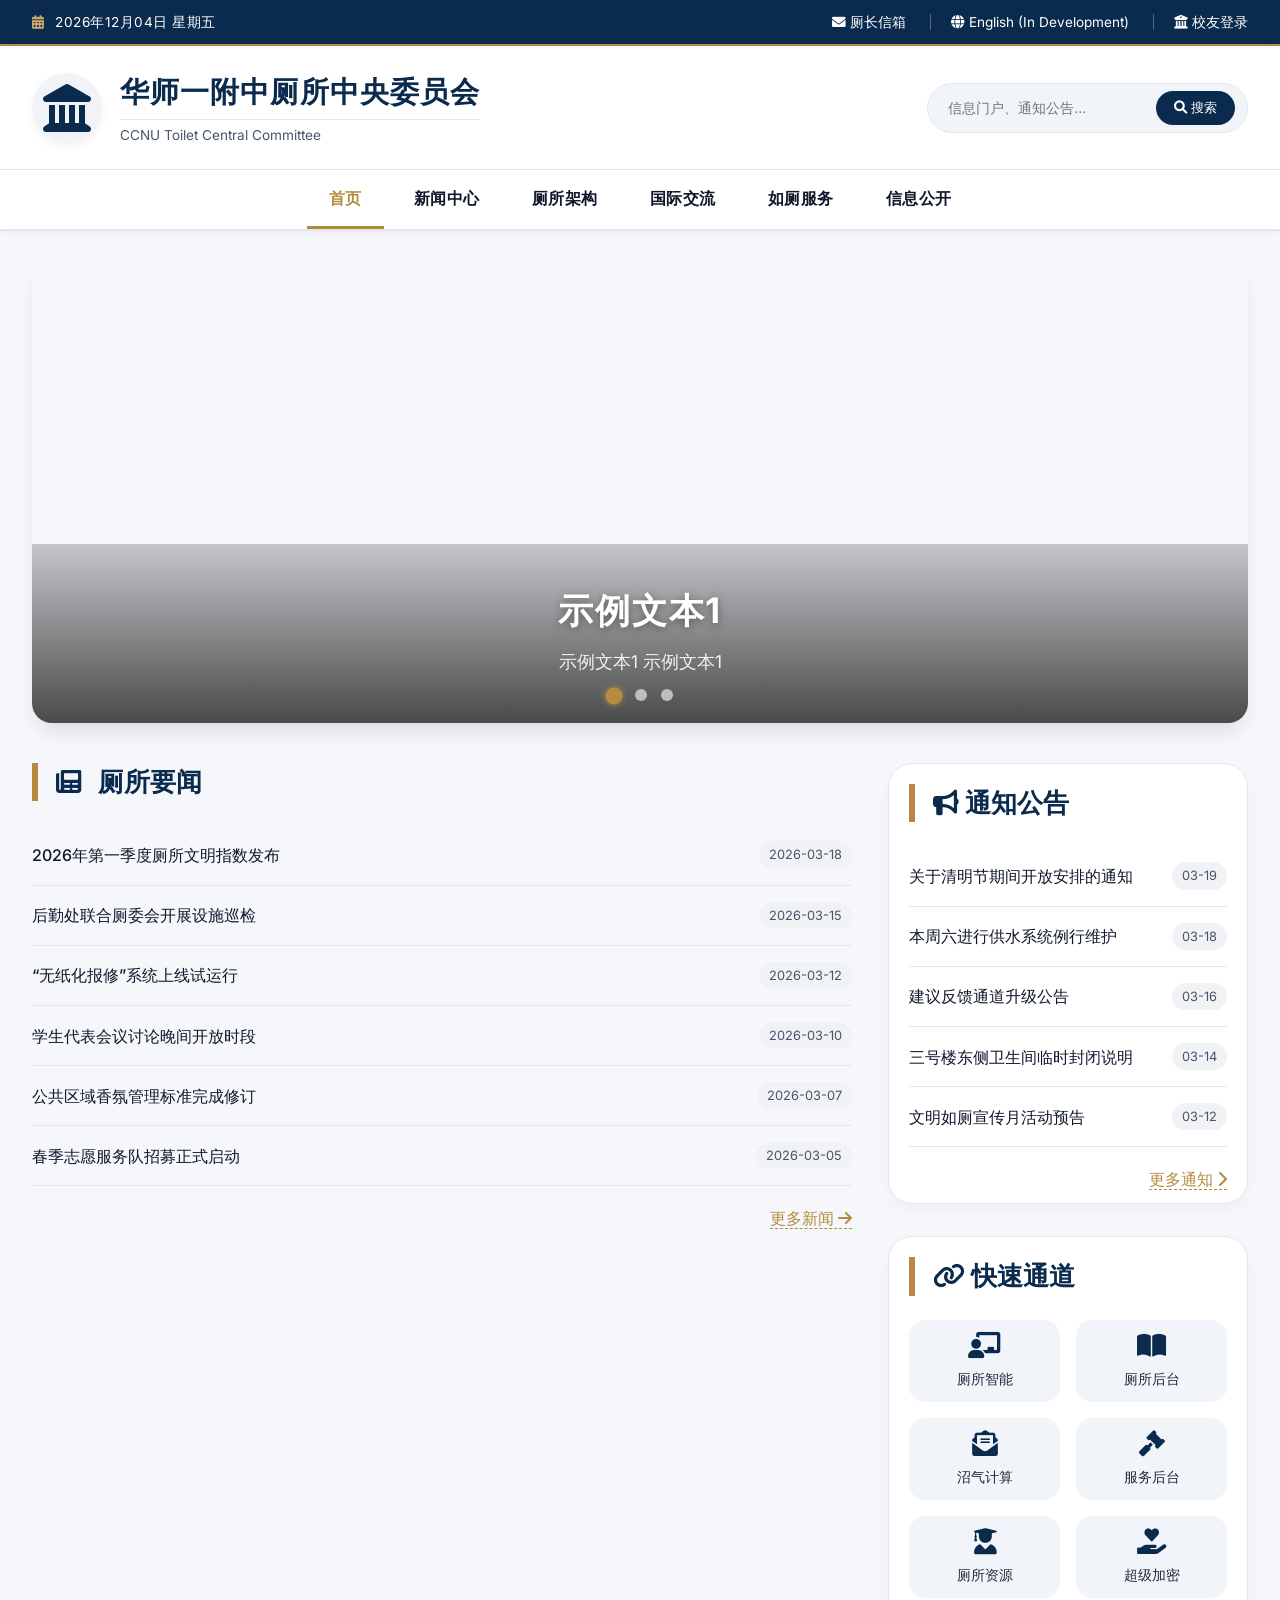
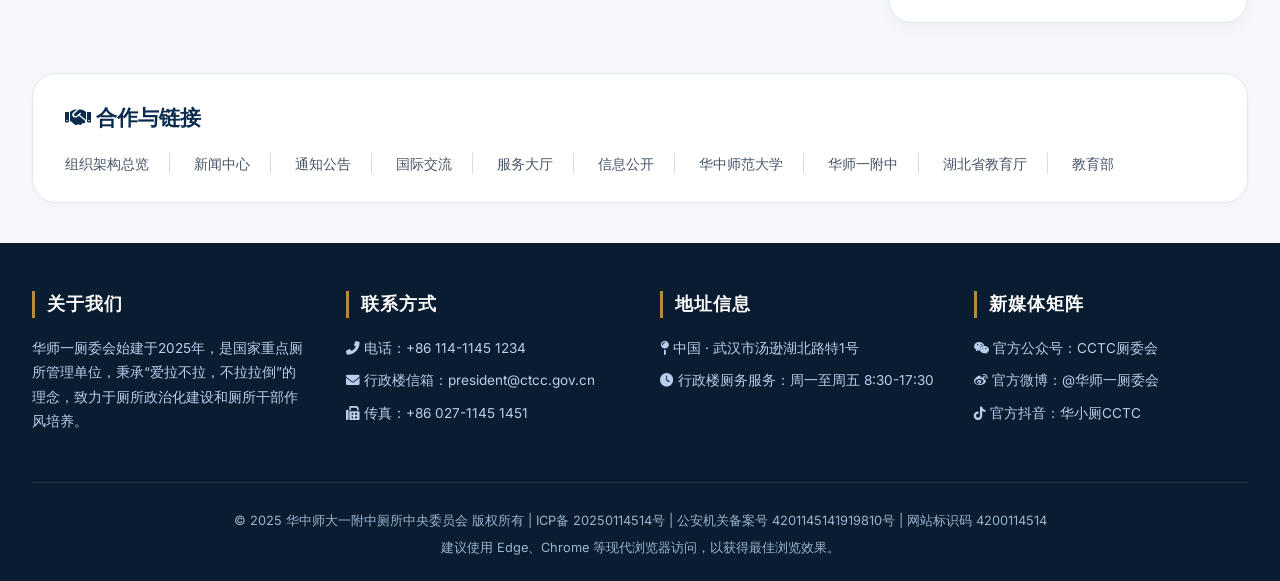
<file: index.html>
﻿<!DOCTYPE html>

<html lang="zh-CN"><head><meta http-equiv="Content-Type" content="text/html; charset=UTF-8">
    
    <meta name="viewport" content="width=device-width, initial-scale=1.0, user-scalable=yes">
    <title>华师一附中厕所中央委员会官方门户</title>
    <!-- 引入 Font Awesome 6 (免费图标库) 和 思源黑体 提升稳重感 -->
    <link rel="stylesheet" href="https://cdnjs.cloudflare.com/ajax/libs/font-awesome/6.0.0-beta3/css/all.min.css">
    <link href="https://fonts.googleapis.com/css2?family=Inter:opsz,wght@14..32,300;14..32,400;14..32,500;14..32,600;14..32,700&display=swap" rel="stylesheet">
    <style>
        * {
            margin: 0;
            padding: 0;
            box-sizing: border-box;
        }

        body {
            font-family: 'Inter', 'Microsoft YaHei', 'Segoe UI', Roboto, 'Helvetica Neue', sans-serif;
            background-color: #f5f7fb;
            color: #1e2a3e;
            line-height: 1.5;
        }

        /* 庄重主色调：深蓝灰 + 暗金点缀 */
        :root {
            --primary-dark: #0a2b4e;      /* 深蓝权威 */
            --primary-deep: #1e3a5f;
            --primary-accent: #b68b40;    /* 古铜/暗金 点缀庄严感 */
            --primary-accent-hover: #9e732f;
            --gray-bg: #f8fafc;
            --card-white: #ffffff;
            --border-light: #e2e8f0;
            --text-dark: #0f172a;
            --text-muted: #475569;
            --footer-bg: #0a1c2f;
        }

        a {
            text-decoration: none;
            color: inherit;
            transition: all 0.2s ease;
        }

        /* 容器约束 庄重居中 */
        .container {
            max-width: 1280px;
            margin: 0 auto;
            padding: 0 32px;
        }

        /* ========= 页头 ========= */
        .top-bar {
            background: var(--primary-dark);
            color: white;
            padding: 12px 0;
            font-size: 0.85rem;
            border-bottom: 2px solid var(--primary-accent);
        }

        .top-bar .container {
            display: flex;
            justify-content: space-between;
            align-items: center;
            flex-wrap: wrap;
        }

        .date-links span {
            margin-right: 24px;
            font-weight: 400;
            letter-spacing: 0.5px;
        }

        .date-links i {
            margin-right: 6px;
            color: #c9a96e;
        }

        .official-links a {
            margin-left: 20px;
            font-size: 0.85rem;
            border-left: 1px solid rgba(255,255,255,0.3);
            padding-left: 20px;
        }
        .official-links a:first-child {
            border-left: none;
            margin-left: 0;
            padding-left: 0;
        }
        .official-links a:hover {
            color: var(--primary-accent);
        }

        /* 主头部 logo+名称+搜索 */
        .header-main {
            background: white;
            padding: 24px 0;
            box-shadow: 0 2px 12px rgba(0,0,0,0.03);
            border-bottom: 1px solid var(--border-light);
        }
        .header-flex {
            display: flex;
            justify-content: space-between;
            align-items: center;
            flex-wrap: wrap;
            gap: 20px;
        }
        .logo-area {
            display: flex;
            align-items: center;
            gap: 18px;
        }
        .logo-icon {
            font-size: 48px;
            color: var(--primary-dark);
            background: #f0f4f9;
            width: 70px;
            height: 70px;
            display: flex;
            align-items: center;
            justify-content: center;
            border-radius: 50%;
            box-shadow: 0 4px 8px rgba(0,0,0,0.05);
        }
        .site-title h1 {
            font-size: 1.8rem;
            font-weight: 700;
            color: var(--primary-dark);
            letter-spacing: 1px;
        }
        .site-title p {
            font-size: 0.85rem;
            color: var(--text-muted);
            margin-top: 5px;
            font-weight: 400;
            border-top: 1px solid #e0e7ed;
            padding-top: 5px;
        }
        .search-box {
            background: #f1f5f9;
            border-radius: 48px;
            padding: 6px 12px 6px 20px;
            display: flex;
            align-items: center;
            gap: 8px;
            border: 1px solid var(--border-light);
        }
        .search-box input {
            border: none;
            background: transparent;
            padding: 10px 0;
            font-size: 0.9rem;
            width: 200px;
            outline: none;
            font-weight: 400;
        }
        .search-box button {
            background: var(--primary-dark);
            border: none;
            color: white;
            padding: 8px 18px;
            border-radius: 40px;
            cursor: pointer;
            font-weight: 500;
            transition: 0.2s;
        }
        .search-box button:hover {
            background: var(--primary-accent);
        }

        /* 导航菜单 */
        .nav-menu {
            background: white;
            border-bottom: 2px solid var(--border-light);
            box-shadow: 0 4px 6px -2px rgba(0,0,0,0.05);
            position: sticky;
            top: 0;
            z-index: 99;
        }
        .nav-list {
            display: flex;
            justify-content: center;
            flex-wrap: wrap;
            list-style: none;
            gap: 8px;
        }
        .nav-list li a {
            display: inline-block;
            padding: 16px 22px;
            font-weight: 600;
            font-size: 1rem;
            color: var(--text-dark);
            letter-spacing: 0.5px;
            border-bottom: 3px solid transparent;
        }
        .nav-list li a:hover, .nav-list li.active a {
            color: var(--primary-accent);
            border-bottom-color: var(--primary-accent);
        }

        /* 轮播区 (庄重宽幅) */
        .carousel-section {
            margin: 32px 0 40px;
        }
        .carousel-container {
            position: relative;
            width: 100%;
            height: 460px;
            border-radius: 20px;
            overflow: hidden;
            box-shadow: 0 12px 24px -8px rgba(0,0,0,0.15);
        }
        .carousel-slide {
            position: absolute;
            top: 0;
            left: 0;
            width: 100%;
            height: 100%;
            background-size: cover;
            background-position: center 30%;
            opacity: 0;
            transition: opacity 0.7s ease-in-out;
            display: flex;
            align-items: flex-end;
            justify-content: center;
        }
        .carousel-slide.active {
            opacity: 1;
            z-index: 1;
        }
        .slide-overlay {
            background: linear-gradient(0deg, rgba(0,0,0,0.7) 0%, rgba(0,0,0,0.2) 100%);
            width: 100%;
            padding: 40px 0 48px;
            text-align: center;
            color: white;
        }
        .slide-overlay h2 {
            font-size: 2.2rem;
            font-weight: 700;
            letter-spacing: 2px;
            margin-bottom: 12px;
            text-shadow: 0 2px 8px rgba(0,0,0,0.4);
        }
        .slide-overlay p {
            font-size: 1.1rem;
            max-width: 700px;
            margin: 0 auto;
            opacity: 0.9;
        }
        .carousel-dots {
            position: absolute;
            bottom: 20px;
            left: 0;
            right: 0;
            display: flex;
            justify-content: center;
            gap: 14px;
            z-index: 10;
        }
        .dot {
            width: 12px;
            height: 12px;
            background-color: rgba(255,255,255,0.6);
            border-radius: 50%;
            cursor: pointer;
            transition: 0.2s;
        }
        .dot.active-dot {
            background-color: var(--primary-accent);
            transform: scale(1.2);
            width: 14px;
            height: 14px;
            box-shadow: 0 0 5px #b68b40;
        }

        /* 主要内容卡片区 */
        .content-grid {
            display: grid;
            grid-template-columns: 1fr 360px;
            gap: 36px;
            margin: 40px 0 50px;
        }
        /* 左侧新闻 */
        .news-section h2, .announce-section h2, .quick-links h2 {
            font-size: 1.6rem;
            font-weight: 600;
            border-left: 6px solid var(--primary-accent);
            padding-left: 18px;
            margin-bottom: 24px;
            color: var(--primary-dark);
        }
        .news-list li, .announce-list li {
            list-style: none;
            border-bottom: 1px solid var(--border-light);
            padding: 16px 0;
            display: flex;
            justify-content: space-between;
            align-items: center;
            flex-wrap: wrap;
        }
        .news-list li a, .announce-list li a {
            font-weight: 500;
            font-size: 1rem;
            color: var(--text-dark);
            flex: 1;
            transition: 0.2s;
        }
        .news-list li a:hover, .announce-list li a:hover {
            color: var(--primary-accent);
            padding-left: 4px;
        }
        .news-date, .announce-date {
            font-size: 0.8rem;
            color: var(--text-muted);
            background: #f0f2f5;
            padding: 4px 10px;
            border-radius: 24px;
            white-space: nowrap;
            margin-left: 15px;
        }
        .more-link {
            text-align: right;
            margin-top: 20px;
        }
        .more-link a {
            color: var(--primary-accent);
            font-weight: 500;
            border-bottom: 1px dashed var(--primary-accent);
        }
        /* 右侧卡片 通知公告+快速通道 */
        .announce-section {
            background: var(--card-white);
            border-radius: 24px;
            padding: 20px 20px 12px 20px;
            box-shadow: 0 6px 14px rgba(0,0,0,0.03);
            border: 1px solid var(--border-light);
            margin-bottom: 32px;
        }
        .quick-links {
            background: var(--card-white);
            border-radius: 24px;
            padding: 20px 20px 24px;
            border: 1px solid var(--border-light);
            box-shadow: 0 6px 14px rgba(0,0,0,0.03);
        }
        .link-grid {
            display: grid;
            grid-template-columns: repeat(2, 1fr);
            gap: 16px;
            margin-top: 12px;
        }
        .link-item {
            background: #f1f5f9;
            padding: 12px 8px;
            text-align: center;
            border-radius: 16px;
            transition: 0.2s;
            font-weight: 500;
        }
        .link-item i {
            display: block;
            font-size: 26px;
            color: var(--primary-dark);
            margin-bottom: 8px;
        }
        .link-item span {
            font-size: 0.85rem;
        }
        .link-item:hover {
            background: #e6edf6;
            transform: translateY(-3px);
            color: var(--primary-accent);
        }
        .link-item:hover i {
            color: var(--primary-accent);
        }

        /* 友情链接区域 */
        .friendship {
            background: white;
            border-radius: 24px;
            padding: 28px 32px;
            margin: 20px 0 40px;
            border: 1px solid var(--border-light);
            box-shadow: 0 2px 6px rgba(0,0,0,0.02);
        }
        .friendship h3 {
            font-size: 1.3rem;
            font-weight: 600;
            margin-bottom: 20px;
            color: var(--primary-dark);
            position: relative;
            display: inline-block;
        }
        .friend-links {
            display: flex;
            flex-wrap: wrap;
            gap: 24px;
            row-gap: 16px;
        }
        .friend-links a {
            color: var(--text-muted);
            font-weight: 500;
            border-right: 1px solid #ddd;
            padding-right: 20px;
            font-size: 0.9rem;
        }
        .friend-links a:last-child {
            border-right: none;
        }
        .friend-links a:hover {
            color: var(--primary-accent);
        }

        /* 页脚 */
        .footer {
            background: var(--footer-bg);
            color: #cddcec;
            padding: 48px 0 24px;
            margin-top: 20px;
            font-size: 0.85rem;
        }
        .footer-grid {
            display: grid;
            grid-template-columns: repeat(auto-fit, minmax(240px, 1fr));
            gap: 40px;
            margin-bottom: 40px;
        }
        .footer-col h4 {
            color: white;
            font-size: 1.1rem;
            margin-bottom: 18px;
            font-weight: 600;
            letter-spacing: 1px;
            border-left: 3px solid var(--primary-accent);
            padding-left: 12px;
        }
        .footer-col p, .footer-col a {
            color: #b9cded;
            line-height: 1.8;
            display: block;
            margin-bottom: 8px;
        }
        .footer-col a:hover {
            color: var(--primary-accent);
        }
        .copyright {
            text-align: center;
            padding-top: 28px;
            border-top: 1px solid rgba(255,255,255,0.1);
            color: #9bb5d0;
            font-size: 0.8rem;
        }

        /* 响应式 */
        @media (max-width: 960px) {
            .container {
                padding: 0 20px;
            }
            .content-grid {
                grid-template-columns: 1fr;
            }
            .header-flex {
                flex-direction: column;
                align-items: flex-start;
            }
            .nav-list li a {
                padding: 12px 14px;
                font-size: 0.9rem;
            }
            .carousel-container {
                height: 340px;
            }
            .slide-overlay h2 {
                font-size: 1.5rem;
            }
            .friend-links a {
                border-right: none;
                padding-right: 0;
            }
        }
        @media (max-width: 640px) {
            .top-bar .container {
                flex-direction: column;
                gap: 8px;
            }
            .date-links span {
                margin-right: 12px;
                font-size: 0.75rem;
            }
            .logo-icon {
                width: 55px;
                height: 55px;
                font-size: 36px;
            }
            .site-title h1 {
                font-size: 1.3rem;
            }
            .search-box input {
                width: 140px;
            }
        }
        button, .dot, .link-item {
            cursor: pointer;
        }

        .subpage-stage {
            display: none;
            margin: 28px auto 40px;
            max-width: 980px;
            padding: 0;
            border: 1px solid var(--border-light);
            border-radius: 20px;
            overflow: hidden;
            background: #fff;
            box-shadow: 0 8px 18px rgba(0,0,0,0.06);
            opacity: 0;
            transform: translateY(10px);
            transition: opacity 0.28s ease, transform 0.28s ease;
        }
        .subpage-stage.visible {
            display: block;
        }
        .subpage-stage.active {
            opacity: 1;
            transform: translateY(0);
        }
        .subpage-frame {
            width: 100%;
            min-height: 1000px;
            border: 0;
            display: block;
            background: #fff;
        }
    </style>
<style>.Po4BvhR1CK2tJaywJ6AN path {
  fill: var(--icon-path-fill);
}
.Oz4yDjua3Qe6thqkZYf_ path {
  transition: 0.2s all;
}
.Oz4yDjua3Qe6thqkZYf_:hover path {
  fill: var(--icon-hover-fill);
}
</style><style>/* ！！！切勿直接改动该文件，该文件由 generator.ts 自动生成！！！ */
/* !!! DONT MODIFY THIS FILE DIRECTLY, THIS FILE IS GENERATED BY generator.ts AUTOMATICALLY !!! */
.ibW4Oa5B7s2zJKKZ4pCg {
  user-select: none;
}
.AtqKyJetjrG4smuk35Np {
  max-width: 346px;
  width: auto;
  height: 36px;
  background-color: var(--quark-style-white-color, #fff);
  padding-left: 10px;
  padding-right: 4px;
  display: flex;
  align-items: center;
  box-sizing: border-box;
  border: 1px solid var(--quark-style-gray-20-color, rgba(6, 10, 38, 0.12));
  box-shadow: 0 12px 32px -6px var(--quark-style-gray-30-fixed-color, rgba(6, 10, 38, 0.24));
  border-radius: 10px;
}
.ibW4Oa5B7s2zJKKZ4pCg .g6iGsZa_KHMeW2yICzQQ {
  height: 28px;
  display: flex;
  align-items: center;
  margin-right: 6px;
}
.ibW4Oa5B7s2zJKKZ4pCg .e4UXx38MPgfHdym_Lzt0 {
  display: flex;
  justify-content: center;
  align-items: center;
  cursor: pointer;
  height: 28px;
  padding: 0 6px;
  margin-right: 2px;
  border-radius: 6px;
  column-gap: 4px;
}
.ibW4Oa5B7s2zJKKZ4pCg .e4UXx38MPgfHdym_Lzt0:hover:not(.ibW4Oa5B7s2zJKKZ4pCg .kNOcXLDT_cCrcoY8LTm8) {
  background: var(--quark-style-gray-10-color, rgba(6, 10, 38, 0.06));
}
.ibW4Oa5B7s2zJKKZ4pCg .kNOcXLDT_cCrcoY8LTm8 {
  cursor: default;
}
.ibW4Oa5B7s2zJKKZ4pCg .kNOcXLDT_cCrcoY8LTm8 .Va3czASiR9Zztyl_lD4M {
  color: var(--quark-style-gray-40-color, rgba(6, 10, 38, 0.4)) !important;
}
.ibW4Oa5B7s2zJKKZ4pCg .e4UXx38MPgfHdym_Lzt0 .Va3czASiR9Zztyl_lD4M {
  font-size: 12px;
  color: var(--quark-style-gray-color, #060A26);
  line-height: 16px;
  white-space: nowrap;
  position: relative;
}
.ibW4Oa5B7s2zJKKZ4pCg .llw0qsmiI_08u93bFdNg {
  position: relative;
  width: 28px;
  height: 28px;
  overflow: visible !important;
}
.ibW4Oa5B7s2zJKKZ4pCg .LEo8kpqIERehkv8AhAfG {
  width: 28px;
  height: 28px;
  display: flex;
  justify-content: center;
  align-items: center;
  cursor: pointer;
  border-radius: 6px;
  overflow: visible !important;
}
.ibW4Oa5B7s2zJKKZ4pCg .LEo8kpqIERehkv8AhAfG:hover {
  background: var(--quark-style-gray-10-color, rgba(6, 10, 38, 0.06));
}
.ibW4Oa5B7s2zJKKZ4pCg .zoNmooxAnbLEJSN8m1Jg {
  box-sizing: border-box;
  position: absolute;
  display: flex;
  flex-direction: column;
  align-items: center;
  width: 110px;
  max-height: 136px;
  height: auto;
  top: 36px;
  right: -5px;
  padding: 4px 0;
  background-color: var(--quark-style-white-color, #fff);
  border: 1px solid var(--quark-style-gray-20-color, rgba(6, 10, 38, 0.12));
  box-shadow: 0 4px 16px -6px var(--quark-style-gray-20-fixed-color, rgba(6, 10, 38, 0.12));
  border-radius: 8px;
  overflow: visible !important;
  row-gap: 4px;
}
.ibW4Oa5B7s2zJKKZ4pCg .O1imPofna4elG_8NcQnR {
  top: -77px;
}
.ibW4Oa5B7s2zJKKZ4pCg .mdH0IY7jS3Swn5vdX6tz {
  width: 102px;
  height: 28px;
  display: flex;
  align-items: center;
  justify-content: flex-start;
  cursor: pointer;
  column-gap: 8px;
  border-radius: 6px;
  padding: 0 6px;
  box-sizing: border-box;
}
.ibW4Oa5B7s2zJKKZ4pCg .mdH0IY7jS3Swn5vdX6tz:hover:not(.ibW4Oa5B7s2zJKKZ4pCg .dEdHLVmn_L2GAzb_cmwt) {
  background: var(--quark-style-gray-10-color, rgba(6, 10, 38, 0.06));
}
.ibW4Oa5B7s2zJKKZ4pCg .dEdHLVmn_L2GAzb_cmwt {
  cursor: default;
}
.ibW4Oa5B7s2zJKKZ4pCg .dEdHLVmn_L2GAzb_cmwt .zEraruudgjR2MToGu4Kw {
  color: var(--quark-style-gray-40-color, rgba(6, 10, 38, 0.4)) !important;
}
.ibW4Oa5B7s2zJKKZ4pCg .XfCMwvO0DsqFCeyzPYP2 {
  width: 16px;
  height: 16px;
}
.ibW4Oa5B7s2zJKKZ4pCg .zEraruudgjR2MToGu4Kw {
  font-size: 12px;
  color: var(--quark-style-gray-color, #060A26);
}
.ibW4Oa5B7s2zJKKZ4pCg .KZeoAuXbMIkWzOT4PcH5 {
  width: 100%;
  height: 1px;
  background: var(--quark-style-gray-10-color, rgba(6, 10, 38, 0.06));
}
.ZL32C_XdLL8UQRZ3zObd {
  display: flex;
  align-items: center;
}
.u5llx7cIQZLdrjP5Vag1 {
  width: 28px;
  height: 28px;
  display: flex;
  justify-content: center;
  align-items: center;
  border-radius: 16px;
  cursor: pointer;
  margin-right: 12px;
  background: var(--quark-style-gray-60-color, rgba(6, 10, 38, 0.6));
}
.ZL32C_XdLL8UQRZ3zObd .LEo8kpqIERehkv8AhAfG {
  border-radius: 16px !important;
  background: var(--quark-style-gray-60-color, rgba(6, 10, 38, 0.6)) !important;
}
.ZL32C_XdLL8UQRZ3zObd .zoNmooxAnbLEJSN8m1Jg {
  right: 0 !important;
}
.ZL32C_XdLL8UQRZ3zObd {
  overflow: visible !important;
}
</style></head>
<body>

<!-- 顶部政务栏 -->
<div class="top-bar">
    <div class="container">
        <div class="date-links">
            <span><i class="fas fa-calendar-alt"></i> 2026年03月20日 星期五</span>
        </div>
        <div class="official-links">
            <a href="#"><i class="fas fa-envelope"></i> 厕长信箱</a>
            <a href="#"><i class="fas fa-globe"></i>  English (In Development)</a>
            <a href="#"><i class="fas fa-university"></i> 校友登录</a>
        </div>
    </div>
</div>

<!-- 主头部 -->
<div class="header-main">
    <div class="container header-flex">
        <div class="logo-area">
            <div class="logo-icon">
                <i class="fas fa-landmark"></i>
            </div>
            <div class="site-title">
                <h1>华师一附中厕所中央委员会</h1>
                <p>CCNU Toilet Central Committee</p>
            </div>
        </div>
        <div class="search-box">
            <input type="text" placeholder="信息门户、通知公告..." aria-label="站内搜索">
            <button><i class="fas fa-search"></i> 搜索</button>
        </div>
    </div>
</div>

<!-- 导航菜单 (粘性) -->
<div class="nav-menu">
    <div class="container">
        <ul class="nav-list">
            <li class="active"><a href="index.html" data-panel="home">首页</a></li>
            
            <li><a href="news.html" data-panel="news-panel">新闻中心</a></li>
            
            <li><a href="architecture.html" data-panel="architecture-panel">厕所架构</a></li>
            
            
            <li><a href="exchange.html" data-panel="exchange-panel">国际交流</a></li>
            <li><a href="services.html" data-panel="services-panel">如厕服务</a></li>
            <li><a href="disclosure.html" data-panel="disclosure-panel">信息公开</a></li>
        </ul>
    </div>
</div>

<main id="homeContent">
        <div class="container">
        <!-- 轮播 Banner 庄重大气 -->
        <div class="carousel-section">
            <div class="carousel-container" id="carousel">
                <!-- 三组幻灯片 背景图片使用占位图 -->
                <div class="carousel-slide active" style="background-image: url('https://picsum.photos/id/20/1600/500?grayscale');">
                    <div class="slide-overlay">
                        <h2>示例文本1</h2>
                        <p>示例文本1  示例文本1</p>
                    </div>
                </div>
                <div class="carousel-slide" style="background-image: url('https://picsum.photos/id/96/1600/500?grayscale');">
                    <div class="slide-overlay">
                        <h2>示例文本2</h2>
                        <p>示例文本2  示例文本2</p>
                    </div>
                </div>
                <div class="carousel-slide" style="background-image: url('https://picsum.photos/id/42/1600/500?grayscale');">
                    <div class="slide-overlay">
                        <h2>示例文本3</h2>
                        <p>2示例文本3  示例文本3</p>
                    </div>
                </div>
                <div class="carousel-dots" id="dotsContainer"></div>
            </div>
        </div>

        <!-- 核心内容区 新闻+右侧通知公告与快捷入口 -->
        <div class="content-grid">
            <!-- 左侧要闻区域 -->
            <div class="news-section">
                <h2><i class="fas fa-newspaper" style="margin-right: 10px;"></i> 厕所要闻</h2>
                <ul class="news-list">
                    <li><a href="news.html#n1" data-panel="news-panel" data-panel-hash="#n1">2026年第一季度厕所文明指数发布</a><span class="news-date">2026-03-18</span></li>
                    <li><a href="news.html#n2" data-panel="news-panel" data-panel-hash="#n2">后勤处联合厕委会开展设施巡检</a><span class="news-date">2026-03-15</span></li>
                    <li><a href="news.html#n3" data-panel="news-panel" data-panel-hash="#n3">“无纸化报修”系统上线试运行</a><span class="news-date">2026-03-12</span></li>
                    <li><a href="news.html#n4" data-panel="news-panel" data-panel-hash="#n4">学生代表会议讨论晚间开放时段</a><span class="news-date">2026-03-10</span></li>
                    <li><a href="news.html#n5" data-panel="news-panel" data-panel-hash="#n5">公共区域香氛管理标准完成修订</a><span class="news-date">2026-03-07</span></li>
                    <li><a href="news.html#n6" data-panel="news-panel" data-panel-hash="#n6">春季志愿服务队招募正式启动</a><span class="news-date">2026-03-05</span></li>
                </ul>
                <div class="more-link"><a href="news.html" data-panel="news-panel">更多新闻 <i class="fas fa-arrow-right"></i></a></div>
            </div>

            <!-- 右侧区域 -->
            <div>
                <!-- 通知公告板块 -->
                <div class="announce-section">
                    <h2><i class="fas fa-bullhorn"></i> 通知公告</h2>
                    <ul class="announce-list">
                        <li><a href="notices.html#notice1" data-panel="notices-panel" data-panel-hash="#notice1">关于清明节期间开放安排的通知</a><span class="announce-date">03-19</span></li>
                        <li><a href="notices.html#notice2" data-panel="notices-panel" data-panel-hash="#notice2">本周六进行供水系统例行维护</a><span class="announce-date">03-18</span></li>
                        <li><a href="notices.html#notice3" data-panel="notices-panel" data-panel-hash="#notice3">建议反馈通道升级公告</a><span class="announce-date">03-16</span></li>
                        <li><a href="notices.html#notice4" data-panel="notices-panel" data-panel-hash="#notice4">三号楼东侧卫生间临时封闭说明</a><span class="announce-date">03-14</span></li>
                        <li><a href="notices.html#notice5" data-panel="notices-panel" data-panel-hash="#notice5">文明如厕宣传月活动预告</a><span class="announce-date">03-12</span></li>
                    </ul>
                    <div class="more-link"><a href="notices.html" data-panel="notices-panel">更多通知 <i class="fas fa-chevron-right"></i></a></div>
                </div>

                <!-- 快速通道 办事大厅风格 -->
                <div class="quick-links">
                    <h2><i class="fas fa-link"></i> 快速通道</h2>
                    <div class="link-grid">
                        <a href="https://ai.mclll114.me" class="link-item"><i class="fas fa-chalkboard-user"></i><span>厕所智能</span></a>
                        <a href="https://cd2.mclll114.me" class="link-item"><i class="fas fa-book-open"></i><span>厕所后台</span></a>
                        <a href="https://homo.mclll114.me" class="link-item"><i class="fas fa-envelope-open-text"></i><span>沼气计算</span></a>
                        <a href="https://server.mclll114.me" class="link-item"><i class="fas fa-gavel"></i><span>服务后台</span></a>
                        <a href="https://files.mclll114.me" class="link-item"><i class="fas fa-user-graduate"></i><span>厕所资源</span></a>
                        <a href="https://intelvor.github.io/encrypt" class="link-item"><i class="fas fa-hand-holding-heart"></i><span>超级加密</span></a>
                    </div>
                </div>
            </div>
        </div>

        <!-- 友情链接 / 合作单位 体现政府/学校广泛合作 -->
        <div class="friendship">
            <h3><i class="fas fa-handshake"></i> 合作与链接</h3>
            <div class="friend-links">
                <a href="architecture.html" data-panel="architecture-panel">组织架构总览</a>
                <a href="news.html" data-panel="news-panel">新闻中心</a>
                <a href="notices.html" data-panel="notices-panel">通知公告</a>
                <a href="exchange.html" data-panel="exchange-panel">国际交流</a>
                <a href="services.html" data-panel="services-panel">服务大厅</a>
                <a href="disclosure.html" data-panel="disclosure-panel">信息公开</a>
                <a href="https://www.ccnu.edu.cn" target="_blank" rel="noopener noreferrer">华中师范大学</a>
                <a href="https://www.hssyfz.com" target="_blank" rel="noopener noreferrer">华师一附中</a>
                <a href="https://jyt.hubei.gov.cn" target="_blank" rel="noopener noreferrer">湖北省教育厅</a>
                <a href="https://www.moe.gov.cn" target="_blank" rel="noopener noreferrer">教育部</a>
            </div>
        </div>
    </div>
</main>

<section class="container subpage-stage" id="subpageStage" aria-live="polite">
    <iframe class="subpage-frame" id="subpageFrame" title="内容区"></iframe>
</section>

<!-- 页脚区域 权威完整 -->
<footer class="footer">
    <div class="container">
        <div class="footer-grid">
            <div class="footer-col">
                <h4>关于我们</h4>
                <p>华师一厕委会始建于2025年，是国家重点厕所管理单位，秉承“爱拉不拉，不拉拉倒”的理念，致力于厕所政治化建设和厕所干部作风培养。</p>
            </div>
            <div class="footer-col">
                <h4>联系方式</h4>
                <p><i class="fas fa-phone-alt"></i> 电话：+86 114-1145 1234</p>
                <p><i class="fas fa-envelope"></i> 行政楼信箱：president@ctcc.gov.cn</p>
                <p><i class="fas fa-fax"></i> 传真：+86 027-1145 1451</p>
            </div>
            <div class="footer-col">
                <h4>地址信息</h4>
                <p><i class="fas fa-map-pin"></i> 中国 · 武汉市汤逊湖北路特1号</p>
                <p><i class="fas fa-clock"></i> 行政楼厕务服务：周一至周五 8:30-17:30</p>
            </div>
            <div class="footer-col">
                <h4>新媒体矩阵</h4>
                <p><i class="fab fa-weixin"></i> 官方公众号：CCTC厕委会</p>
                <p><i class="fab fa-weibo"></i> 官方微博：@华师一厕委会</p>
                <p><i class="fab fa-tiktok"></i> 官方抖音：华小厕CCTC</p>
            </div>
        </div>
        <div class="copyright">
            <p>© 2025 华中师大一附中厕所中央委员会 版权所有 |  ICP备 20250114514号 | 公安机关备案号 4201145141919810号 | 网站标识码 4200114514</p>
            <p style="margin-top: 8px;">建议使用 Edge、Chrome 等现代浏览器访问，以获得最佳浏览效果。</p>
        </div>
    </div>
</footer>

<script>
    // 轮播图逻辑 庄重简洁自动轮播 + 点选
    (function() {
        const slides = document.querySelectorAll('.carousel-slide');
        const dotsContainer = document.getElementById('dotsContainer');
        let currentIndex = 0;
        let intervalId = null;
        const totalSlides = slides.length;

        // 创建指示点
        function createDots() {
            for (let i = 0; i < totalSlides; i++) {
                const dot = document.createElement('div');
                dot.classList.add('dot');
                if (i === currentIndex) dot.classList.add('active-dot');
                dot.addEventListener('click', () => {
                    goToSlide(i);
                    resetInterval();
                });
                dotsContainer.appendChild(dot);
            }
        }

        function updateDots() {
            const dots = document.querySelectorAll('.dot');
            dots.forEach((dot, idx) => {
                if (idx === currentIndex) {
                    dot.classList.add('active-dot');
                } else {
                    dot.classList.remove('active-dot');
                }
            });
        }

        function goToSlide(index) {
            slides.forEach((slide, i) => {
                slide.classList.toggle('active', i === index);
            });
            currentIndex = index;
            updateDots();
        }

        function nextSlide() {
            let next = (currentIndex + 1) % totalSlides;
            goToSlide(next);
        }

        function startAutoPlay() {
            if (intervalId) clearInterval(intervalId);
            intervalId = setInterval(() => {
                nextSlide();
            }, 5000);
        }

        function resetInterval() {
            if (intervalId) clearInterval(intervalId);
            startAutoPlay();
        }

        // 暂停自动播放当鼠标悬停轮播区域，提升用户体验
        const carouselContainer = document.querySelector('.carousel-container');
        if (carouselContainer) {
            carouselContainer.addEventListener('mouseenter', () => {
                if (intervalId) clearInterval(intervalId);
                intervalId = null;
            });
            carouselContainer.addEventListener('mouseleave', () => {
                startAutoPlay();
            });
        }

        createDots();
        startAutoPlay();
    })();

    // 模拟顶部日期动态更新 (可展示真实日期)
    (function updateDate() {
        const dateElem = document.querySelector('.date-links span:first-child');
        if (dateElem) {
            const now = new Date();
            const year = now.getFullYear();
            const month = String(now.getMonth() + 1).padStart(2,'0');
            const day = String(now.getDate()).padStart(2,'0');
            const weekdays = ['星期日', '星期一', '星期二', '星期三', '星期四', '星期五', '星期六'];
            const weekday = weekdays[now.getDay()];
            dateElem.innerHTML = `<i class="fas fa-calendar-alt"></i> ${year}年${month}月${day}日 ${weekday}`;
        }
    })();

    // 简单搜索提示
    const searchBtn = document.querySelector('.search-box button');
    const searchInput = document.querySelector('.search-box input');
    if (searchBtn) {
        searchBtn.addEventListener('click', (e) => {
            e.preventDefault();
            const keyword = searchInput.value.trim();
            if (keyword) alert(`您正在搜索：“${keyword}”\n(演示框架，实际对接站内搜索)`);
            else alert('请输入关键词进行信息检索');
        });
    }
</script>
<script defer src="content-switcher.js"></script>

</body></html>
</file>
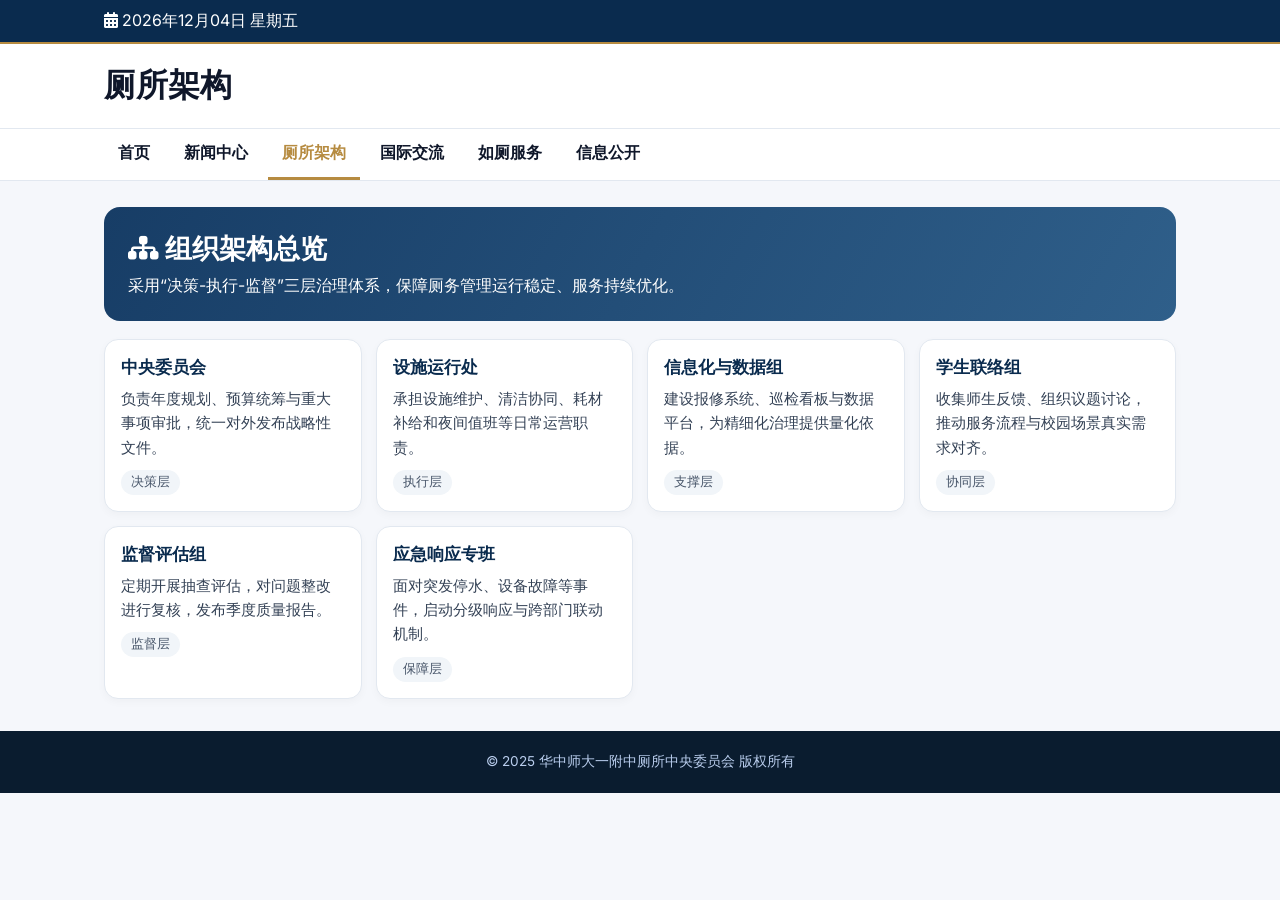
<file: architecture.html>
<!DOCTYPE html>
<html lang="zh-CN">
<head>
    <meta charset="UTF-8">
    <meta name="viewport" content="width=device-width, initial-scale=1.0">
    <title>厕所架构 - 华师一附中厕所中央委员会</title>
    <link rel="stylesheet" href="https://cdnjs.cloudflare.com/ajax/libs/font-awesome/6.0.0-beta3/css/all.min.css">
    <link href="https://fonts.googleapis.com/css2?family=Inter:opsz,wght@14..32,300;14..32,400;14..32,500;14..32,600;14..32,700&display=swap" rel="stylesheet">
    <link rel="stylesheet" href="page-transition.css">
    <style>
        :root { --primary-dark:#0a2b4e; --primary-accent:#b68b40; --border:#e2e8f0; --bg:#f5f7fb; --footer:#0a1c2f; }
        *{margin:0;padding:0;box-sizing:border-box;} body{font-family:'Inter','Microsoft YaHei',sans-serif;background:var(--bg);color:#0f172a;}
        a{text-decoration:none;color:inherit;} .container{max-width:1120px;margin:0 auto;padding:0 24px;}
        .top{background:var(--primary-dark);color:#fff;padding:10px 0;border-bottom:2px solid var(--primary-accent);} .head{background:#fff;padding:20px 0;border-bottom:1px solid var(--border);}
        .nav{background:#fff;border-bottom:1px solid var(--border);} .nav ul{list-style:none;display:flex;flex-wrap:wrap;gap:6px;} .nav a{display:inline-block;padding:13px 14px;border-bottom:3px solid transparent;font-weight:600;} .nav .active a,.nav a:hover{color:var(--primary-accent);border-bottom-color:var(--primary-accent);}
        .hero{margin:26px 0 18px;background:linear-gradient(120deg,#173d66,#2f5f8a);color:#fff;border-radius:16px;padding:24px;} .hero h2{font-size:1.7rem;margin-bottom:8px;}
        .grid{display:grid;grid-template-columns:repeat(auto-fit,minmax(240px,1fr));gap:14px;margin:0 0 32px;}
        .card{background:#fff;border:1px solid var(--border);border-radius:14px;padding:16px;box-shadow:0 3px 8px rgba(0,0,0,.03);} .card h3{font-size:1.05rem;color:var(--primary-dark);margin-bottom:8px;} .card p{font-size:.92rem;color:#334155;line-height:1.65;}
        .tag{display:inline-block;margin-top:10px;padding:4px 10px;border-radius:16px;background:#f1f5f9;color:#475569;font-size:.8rem;}
        .footer{background:var(--footer);color:#b9cded;text-align:center;padding:22px 10px;font-size:.85rem;}
    </style>
</head>
<body>
<div class="top"><div class="container"><span class="today"><i class="fas fa-calendar-alt"></i> 2026年03月20日 星期五</span></div></div>
<header class="head"><div class="container"><h1>厕所架构</h1></div></header>
<nav class="nav"><div class="container"><ul>
<li><a href="index.html">首页</a></li><li><a href="news.html">新闻中心</a></li><li class="active"><a href="architecture.html">厕所架构</a></li><li><a href="exchange.html">国际交流</a></li><li><a href="services.html">如厕服务</a></li><li><a href="disclosure.html">信息公开</a></li>
</ul></div></nav>
<main class="container">
<section class="hero"><h2><i class="fas fa-sitemap"></i> 组织架构总览</h2><p>采用“决策-执行-监督”三层治理体系，保障厕务管理运行稳定、服务持续优化。</p></section>
<section class="grid">
<article class="card"><h3>中央委员会</h3><p>负责年度规划、预算统筹与重大事项审批，统一对外发布战略性文件。</p><span class="tag">决策层</span></article>
<article class="card"><h3>设施运行处</h3><p>承担设施维护、清洁协同、耗材补给和夜间值班等日常运营职责。</p><span class="tag">执行层</span></article>
<article class="card"><h3>信息化与数据组</h3><p>建设报修系统、巡检看板与数据平台，为精细化治理提供量化依据。</p><span class="tag">支撑层</span></article>
<article class="card"><h3>学生联络组</h3><p>收集师生反馈、组织议题讨论，推动服务流程与校园场景真实需求对齐。</p><span class="tag">协同层</span></article>
<article class="card"><h3>监督评估组</h3><p>定期开展抽查评估，对问题整改进行复核，发布季度质量报告。</p><span class="tag">监督层</span></article>
<article class="card"><h3>应急响应专班</h3><p>面对突发停水、设备故障等事件，启动分级响应与跨部门联动机制。</p><span class="tag">保障层</span></article>
</section>
</main>
<footer class="footer">© 2025 华中师大一附中厕所中央委员会 版权所有</footer>
<script>
(function(){const e=document.querySelector('.today');const n=new Date();const w=['星期日','星期一','星期二','星期三','星期四','星期五','星期六'];e.innerHTML=`<i class="fas fa-calendar-alt"></i> ${n.getFullYear()}年${String(n.getMonth()+1).padStart(2,'0')}月${String(n.getDate()).padStart(2,'0')}日 ${w[n.getDay()]}`;})();
</script>
<script defer src="page-transition.js"></script>
</body>
</html>
</file>
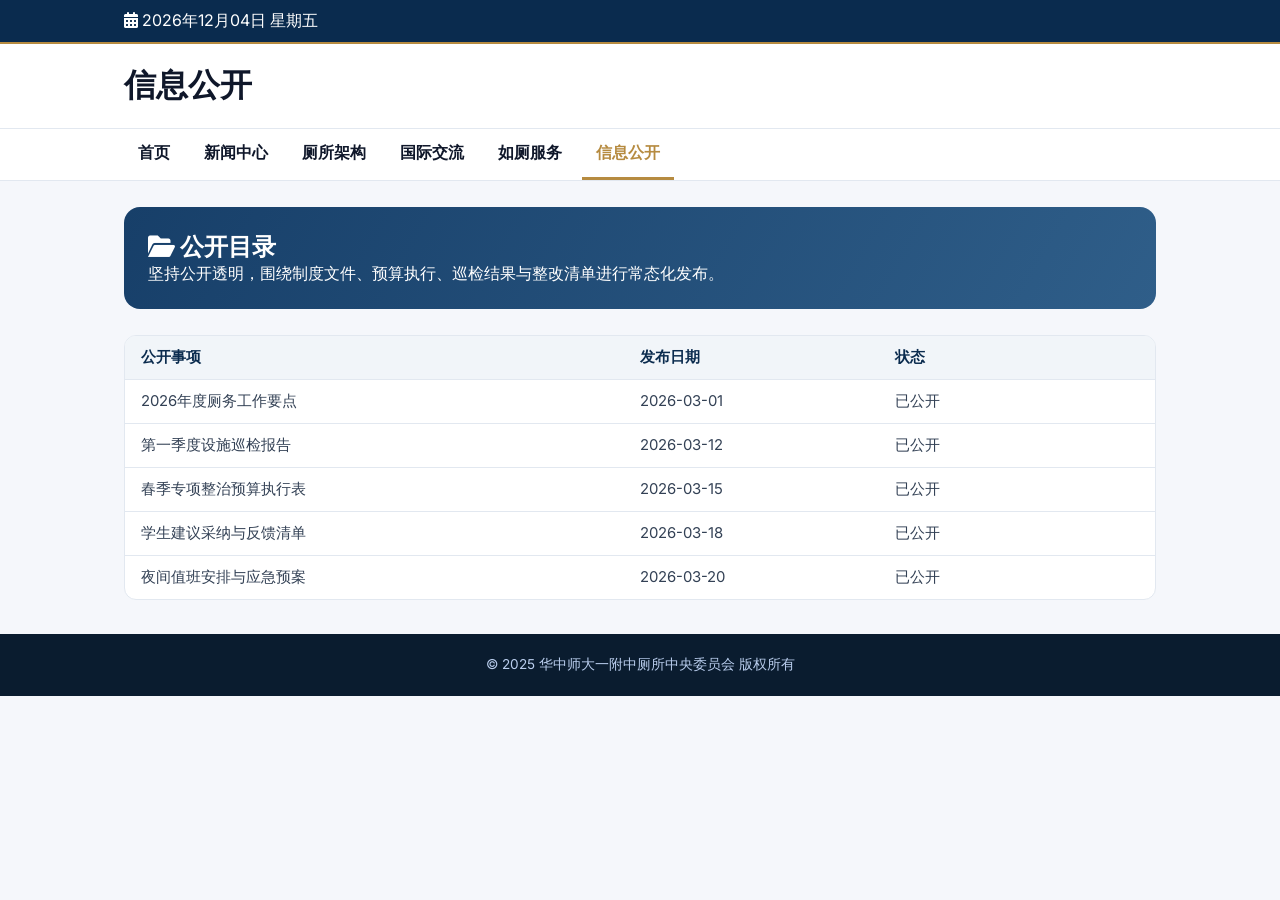
<file: disclosure.html>
<!DOCTYPE html>
<html lang="zh-CN">
<head>
<meta charset="UTF-8"><meta name="viewport" content="width=device-width, initial-scale=1.0">
<title>信息公开 - 华师一附中厕所中央委员会</title>
<link rel="stylesheet" href="https://cdnjs.cloudflare.com/ajax/libs/font-awesome/6.0.0-beta3/css/all.min.css">
<link href="https://fonts.googleapis.com/css2?family=Inter:opsz,wght@14..32,300;14..32,400;14..32,500;14..32,600;14..32,700&display=swap" rel="stylesheet">
<link rel="stylesheet" href="page-transition.css">
<style>
:root{--d:#0a2b4e;--a:#b68b40;--b:#e2e8f0;--bg:#f5f7fb;--f:#0a1c2f;}*{margin:0;padding:0;box-sizing:border-box;}body{font-family:'Inter','Microsoft YaHei',sans-serif;background:var(--bg);color:#0f172a;}a{text-decoration:none;color:inherit;}.container{max-width:1080px;margin:0 auto;padding:0 24px;}.top{background:var(--d);color:#fff;padding:10px 0;border-bottom:2px solid var(--a);} .head,.nav{background:#fff;border-bottom:1px solid var(--b);} .head{padding:20px 0;} .nav ul{list-style:none;display:flex;flex-wrap:wrap;gap:6px;} .nav a{display:inline-block;padding:13px 14px;border-bottom:3px solid transparent;font-weight:600;} .nav .active a,.nav a:hover{color:var(--a);border-bottom-color:var(--a);} .hero{margin:26px 0;background:linear-gradient(120deg,#173f69,#2f5e89);color:#fff;border-radius:16px;padding:24px;} .table{background:#fff;border:1px solid var(--b);border-radius:12px;overflow:hidden;margin-bottom:34px;} .row{display:grid;grid-template-columns:2fr 1fr 1fr;gap:10px;padding:12px 16px;border-top:1px solid var(--b);} .row:first-child{background:#f1f5f9;border-top:none;font-weight:600;color:#0a2b4e;} .row span{font-size:.93rem;color:#334155;} .row:first-child span{color:#0a2b4e;} .footer{background:var(--f);color:#b9cded;text-align:center;padding:22px 8px;font-size:.85rem;} @media(max-width:720px){.row{grid-template-columns:1fr;}}
</style>
</head>
<body>
<div class="top"><div class="container"><span class="today"><i class="fas fa-calendar-alt"></i> 2026年03月20日 星期五</span></div></div>
<header class="head"><div class="container"><h1>信息公开</h1></div></header>
<nav class="nav"><div class="container"><ul><li><a href="index.html">首页</a></li><li><a href="news.html">新闻中心</a></li><li><a href="architecture.html">厕所架构</a></li><li><a href="exchange.html">国际交流</a></li><li><a href="services.html">如厕服务</a></li><li class="active"><a href="disclosure.html">信息公开</a></li></ul></div></nav>
<main class="container">
<section class="hero"><h2><i class="fas fa-folder-open"></i> 公开目录</h2><p>坚持公开透明，围绕制度文件、预算执行、巡检结果与整改清单进行常态化发布。</p></section>
<section class="table">
<div class="row"><span>公开事项</span><span>发布日期</span><span>状态</span></div>
<div class="row"><span>2026年度厕务工作要点</span><span>2026-03-01</span><span>已公开</span></div>
<div class="row"><span>第一季度设施巡检报告</span><span>2026-03-12</span><span>已公开</span></div>
<div class="row"><span>春季专项整治预算执行表</span><span>2026-03-15</span><span>已公开</span></div>
<div class="row"><span>学生建议采纳与反馈清单</span><span>2026-03-18</span><span>已公开</span></div>
<div class="row"><span>夜间值班安排与应急预案</span><span>2026-03-20</span><span>已公开</span></div>
</section>
</main>
<footer class="footer">© 2025 华中师大一附中厕所中央委员会 版权所有</footer>
<script>(function(){const e=document.querySelector('.today');const n=new Date();const w=['星期日','星期一','星期二','星期三','星期四','星期五','星期六'];e.innerHTML=`<i class="fas fa-calendar-alt"></i> ${n.getFullYear()}年${String(n.getMonth()+1).padStart(2,'0')}月${String(n.getDate()).padStart(2,'0')}日 ${w[n.getDay()]}`;})();</script>
<script defer src="page-transition.js"></script>
</body>
</html>
</file>
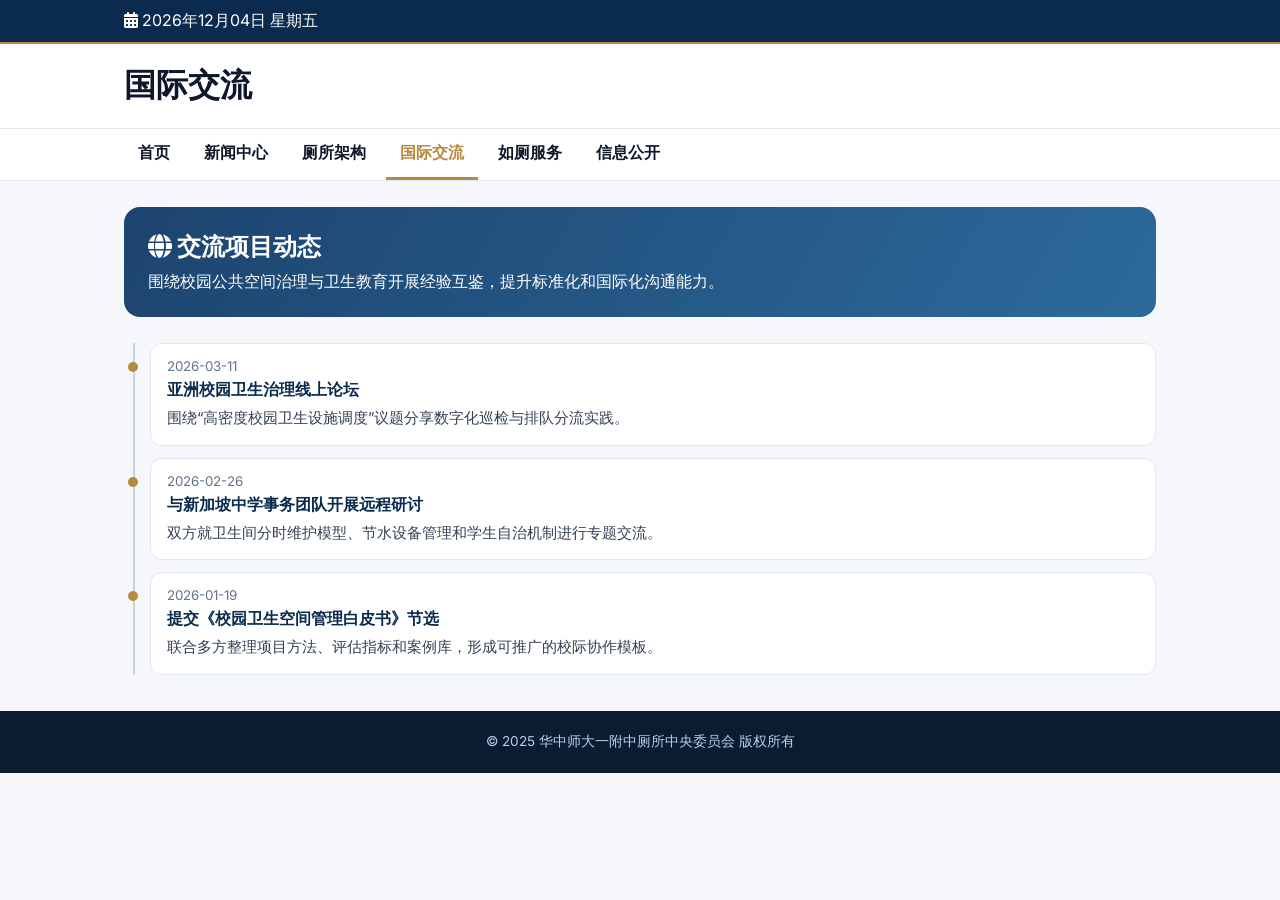
<file: exchange.html>
<!DOCTYPE html>
<html lang="zh-CN">
<head>
<meta charset="UTF-8"><meta name="viewport" content="width=device-width, initial-scale=1.0">
<title>国际交流 - 华师一附中厕所中央委员会</title>
<link rel="stylesheet" href="https://cdnjs.cloudflare.com/ajax/libs/font-awesome/6.0.0-beta3/css/all.min.css">
<link href="https://fonts.googleapis.com/css2?family=Inter:opsz,wght@14..32,300;14..32,400;14..32,500;14..32,600;14..32,700&display=swap" rel="stylesheet">
<link rel="stylesheet" href="page-transition.css">
<style>
:root{--d:#0a2b4e;--a:#b68b40;--b:#e2e8f0;--bg:#f5f7fb;--f:#0a1c2f;}*{margin:0;padding:0;box-sizing:border-box;}body{font-family:'Inter','Microsoft YaHei',sans-serif;background:var(--bg);color:#0f172a;}a{text-decoration:none;color:inherit;}.container{max-width:1080px;margin:0 auto;padding:0 24px;}.top{background:var(--d);color:#fff;padding:10px 0;border-bottom:2px solid var(--a);} .head,.nav{background:#fff;border-bottom:1px solid var(--b);} .head{padding:20px 0;} .nav ul{list-style:none;display:flex;flex-wrap:wrap;gap:6px;} .nav a{display:inline-block;padding:13px 14px;border-bottom:3px solid transparent;font-weight:600;} .nav .active a,.nav a:hover{color:var(--a);border-bottom-color:var(--a);} .hero{margin:26px 0;background:linear-gradient(120deg,#1d446f,#2c6a9c);color:#fff;border-radius:16px;padding:24px;} .hero h2{margin-bottom:8px;} .timeline{position:relative;margin:6px 0 36px;padding-left:26px;} .timeline:before{content:'';position:absolute;left:9px;top:0;bottom:0;width:2px;background:#c7d2e2;} .item{position:relative;background:#fff;border:1px solid var(--b);border-radius:12px;padding:14px 16px;margin:12px 0;} .item:before{content:'';position:absolute;left:-23px;top:18px;width:10px;height:10px;border-radius:50%;background:var(--a);} .item h3{font-size:1.03rem;margin-bottom:5px;color:var(--d);} .item small{color:#64748b;display:block;margin-bottom:5px;} .item p{font-size:.93rem;color:#334155;line-height:1.65;} .footer{background:var(--f);color:#b9cded;text-align:center;padding:22px 8px;font-size:.85rem;}
</style>
</head>
<body>
<div class="top"><div class="container"><span class="today"><i class="fas fa-calendar-alt"></i> 2026年03月20日 星期五</span></div></div>
<header class="head"><div class="container"><h1>国际交流</h1></div></header>
<nav class="nav"><div class="container"><ul><li><a href="index.html">首页</a></li><li><a href="news.html">新闻中心</a></li><li><a href="architecture.html">厕所架构</a></li><li class="active"><a href="exchange.html">国际交流</a></li><li><a href="services.html">如厕服务</a></li><li><a href="disclosure.html">信息公开</a></li></ul></div></nav>
<main class="container">
<section class="hero"><h2><i class="fas fa-globe"></i> 交流项目动态</h2><p>围绕校园公共空间治理与卫生教育开展经验互鉴，提升标准化和国际化沟通能力。</p></section>
<section class="timeline">
<article class="item"><small>2026-03-11</small><h3>亚洲校园卫生治理线上论坛</h3><p>围绕“高密度校园卫生设施调度”议题分享数字化巡检与排队分流实践。</p></article>
<article class="item"><small>2026-02-26</small><h3>与新加坡中学事务团队开展远程研讨</h3><p>双方就卫生间分时维护模型、节水设备管理和学生自治机制进行专题交流。</p></article>
<article class="item"><small>2026-01-19</small><h3>提交《校园卫生空间管理白皮书》节选</h3><p>联合多方整理项目方法、评估指标和案例库，形成可推广的校际协作模板。</p></article>
</section>
</main>
<footer class="footer">© 2025 华中师大一附中厕所中央委员会 版权所有</footer>
<script>(function(){const e=document.querySelector('.today');const n=new Date();const w=['星期日','星期一','星期二','星期三','星期四','星期五','星期六'];e.innerHTML=`<i class="fas fa-calendar-alt"></i> ${n.getFullYear()}年${String(n.getMonth()+1).padStart(2,'0')}月${String(n.getDate()).padStart(2,'0')}日 ${w[n.getDay()]}`;})();</script>
<script defer src="page-transition.js"></script>
</body>
</html>
</file>
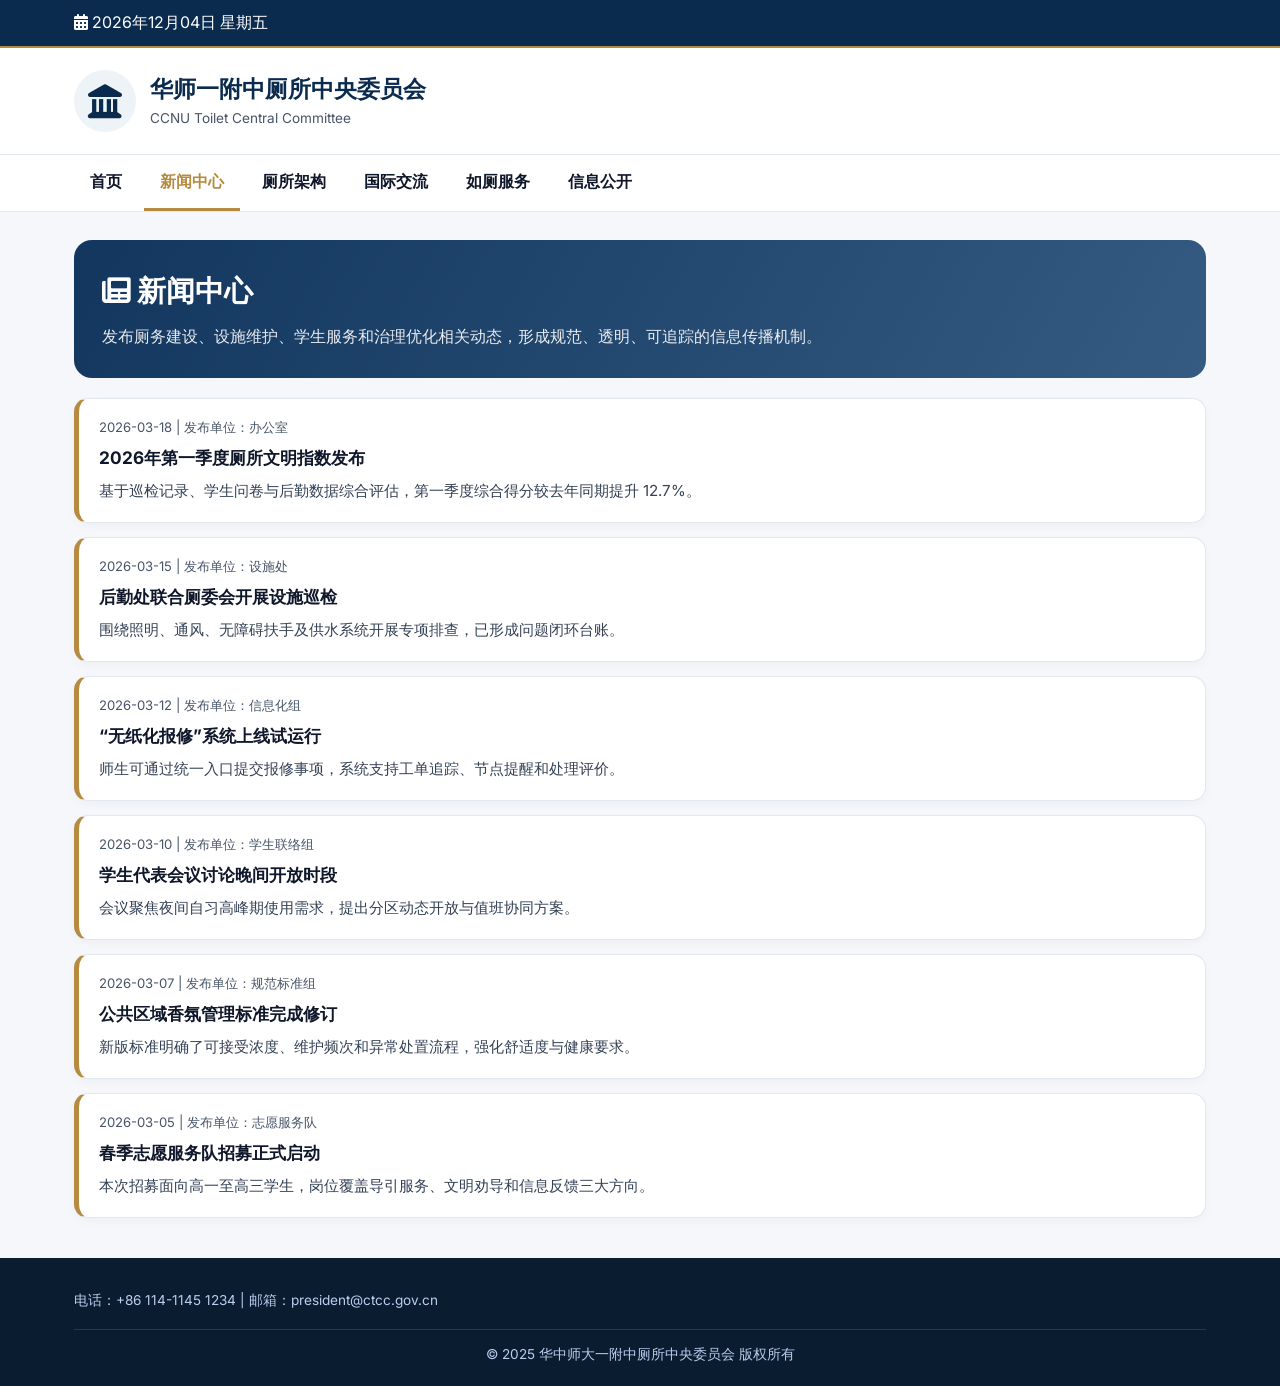
<file: news.html>
<!DOCTYPE html>
<html lang="zh-CN">
<head>
    <meta charset="UTF-8">
    <meta name="viewport" content="width=device-width, initial-scale=1.0, user-scalable=yes">
    <title>新闻中心 - 华师一附中厕所中央委员会</title>
    <link rel="stylesheet" href="https://cdnjs.cloudflare.com/ajax/libs/font-awesome/6.0.0-beta3/css/all.min.css">
    <link href="https://fonts.googleapis.com/css2?family=Inter:opsz,wght@14..32,300;14..32,400;14..32,500;14..32,600;14..32,700&display=swap" rel="stylesheet">
    <link rel="stylesheet" href="page-transition.css">
    <style>
        :root {
            --primary-dark: #0a2b4e;
            --primary-accent: #b68b40;
            --border-light: #e2e8f0;
            --text-dark: #0f172a;
            --text-muted: #475569;
            --card-white: #ffffff;
            --bg: #f5f7fb;
            --footer-bg: #0a1c2f;
        }
        * { margin: 0; padding: 0; box-sizing: border-box; }
        body {
            font-family: 'Inter', 'Microsoft YaHei', 'Segoe UI', sans-serif;
            background: var(--bg);
            color: var(--text-dark);
            line-height: 1.6;
        }
        a { text-decoration: none; color: inherit; }
        .container { max-width: 1180px; margin: 0 auto; padding: 0 24px; }
        .top-bar { background: var(--primary-dark); color: #fff; padding: 10px 0; border-bottom: 2px solid var(--primary-accent); }
        .header-main { background: #fff; padding: 22px 0; border-bottom: 1px solid var(--border-light); }
        .header-flex { display: flex; justify-content: space-between; align-items: center; gap: 16px; flex-wrap: wrap; }
        .logo-area { display: flex; align-items: center; gap: 14px; }
        .logo-icon { width: 62px; height: 62px; border-radius: 50%; background: #eef3f8; color: var(--primary-dark); display: flex; align-items: center; justify-content: center; font-size: 34px; }
        .site-title h1 { font-size: 1.45rem; color: var(--primary-dark); }
        .site-title p { font-size: 0.85rem; color: var(--text-muted); }
        .nav-menu { background: #fff; border-bottom: 1px solid var(--border-light); }
        .nav-list { list-style: none; display: flex; flex-wrap: wrap; gap: 6px; }
        .nav-list a { display: inline-block; padding: 14px 16px; font-weight: 600; border-bottom: 3px solid transparent; }
        .nav-list .active a, .nav-list a:hover { color: var(--primary-accent); border-bottom-color: var(--primary-accent); }
        .hero { margin: 28px 0 20px; background: linear-gradient(120deg, #12365e, #355b82); color: #fff; border-radius: 18px; padding: 28px; }
        .hero h2 { font-size: 1.8rem; margin-bottom: 10px; }
        .hero p { opacity: 0.9; max-width: 760px; }
        .news-list { margin: 20px 0 40px; display: grid; gap: 14px; }
        .news-card {
            background: var(--card-white);
            border: 1px solid var(--border-light);
            border-left: 5px solid var(--primary-accent);
            border-radius: 14px;
            padding: 18px 20px;
            box-shadow: 0 4px 10px rgba(0, 0, 0, 0.03);
        }
        .news-meta { font-size: 0.82rem; color: var(--text-muted); margin-bottom: 6px; }
        .news-card h3 { font-size: 1.08rem; margin-bottom: 8px; }
        .news-card p { color: #334155; font-size: 0.95rem; }
        .footer { background: var(--footer-bg); color: #b9cded; padding: 32px 0 20px; font-size: 0.85rem; }
        .footer a { color: #b9cded; }
        .footer a:hover { color: var(--primary-accent); }
        .footer-note { text-align: center; border-top: 1px solid rgba(255,255,255,0.12); padding-top: 14px; margin-top: 18px; }
        @media (max-width: 800px) {
            .hero h2 { font-size: 1.45rem; }
            .container { padding: 0 16px; }
        }
    </style>
</head>
<body>
<div class="top-bar">
    <div class="container"><span class="today"><i class="fas fa-calendar-alt"></i> 2026年03月20日 星期五</span></div>
</div>
<header class="header-main">
    <div class="container header-flex">
        <div class="logo-area">
            <div class="logo-icon"><i class="fas fa-landmark"></i></div>
            <div class="site-title">
                <h1>华师一附中厕所中央委员会</h1>
                <p>CCNU Toilet Central Committee</p>
            </div>
        </div>
    </div>
</header>
<nav class="nav-menu">
    <div class="container">
        <ul class="nav-list">
            <li><a href="index.html">首页</a></li>
            <li class="active"><a href="news.html">新闻中心</a></li>
            <li><a href="architecture.html">厕所架构</a></li>
            <li><a href="exchange.html">国际交流</a></li>
            <li><a href="services.html">如厕服务</a></li>
            <li><a href="disclosure.html">信息公开</a></li>
        </ul>
    </div>
</nav>
<main class="container">
    <section class="hero">
        <h2><i class="fas fa-newspaper"></i> 新闻中心</h2>
        <p>发布厕务建设、设施维护、学生服务和治理优化相关动态，形成规范、透明、可追踪的信息传播机制。</p>
    </section>
    <section class="news-list">
        <article class="news-card" id="n1">
            <div class="news-meta">2026-03-18 | 发布单位：办公室</div>
            <h3>2026年第一季度厕所文明指数发布</h3>
            <p>基于巡检记录、学生问卷与后勤数据综合评估，第一季度综合得分较去年同期提升 12.7%。</p>
        </article>
        <article class="news-card" id="n2">
            <div class="news-meta">2026-03-15 | 发布单位：设施处</div>
            <h3>后勤处联合厕委会开展设施巡检</h3>
            <p>围绕照明、通风、无障碍扶手及供水系统开展专项排查，已形成问题闭环台账。</p>
        </article>
        <article class="news-card" id="n3">
            <div class="news-meta">2026-03-12 | 发布单位：信息化组</div>
            <h3>“无纸化报修”系统上线试运行</h3>
            <p>师生可通过统一入口提交报修事项，系统支持工单追踪、节点提醒和处理评价。</p>
        </article>
        <article class="news-card" id="n4">
            <div class="news-meta">2026-03-10 | 发布单位：学生联络组</div>
            <h3>学生代表会议讨论晚间开放时段</h3>
            <p>会议聚焦夜间自习高峰期使用需求，提出分区动态开放与值班协同方案。</p>
        </article>
        <article class="news-card" id="n5">
            <div class="news-meta">2026-03-07 | 发布单位：规范标准组</div>
            <h3>公共区域香氛管理标准完成修订</h3>
            <p>新版标准明确了可接受浓度、维护频次和异常处置流程，强化舒适度与健康要求。</p>
        </article>
        <article class="news-card" id="n6">
            <div class="news-meta">2026-03-05 | 发布单位：志愿服务队</div>
            <h3>春季志愿服务队招募正式启动</h3>
            <p>本次招募面向高一至高三学生，岗位覆盖导引服务、文明劝导和信息反馈三大方向。</p>
        </article>
    </section>
</main>
<footer class="footer">
    <div class="container">
        <div>电话：+86 114-1145 1234 | 邮箱：president@ctcc.gov.cn</div>
        <div class="footer-note">© 2025 华中师大一附中厕所中央委员会 版权所有</div>
    </div>
</footer>
<script>
(function updateDate() {
    const dateElem = document.querySelector('.today');
    const now = new Date();
    const weekdays = ['星期日', '星期一', '星期二', '星期三', '星期四', '星期五', '星期六'];
    dateElem.innerHTML = `<i class="fas fa-calendar-alt"></i> ${now.getFullYear()}年${String(now.getMonth() + 1).padStart(2, '0')}月${String(now.getDate()).padStart(2, '0')}日 ${weekdays[now.getDay()]}`;
})();
</script>
<script defer src="page-transition.js"></script>
</body>
</html>
</file>
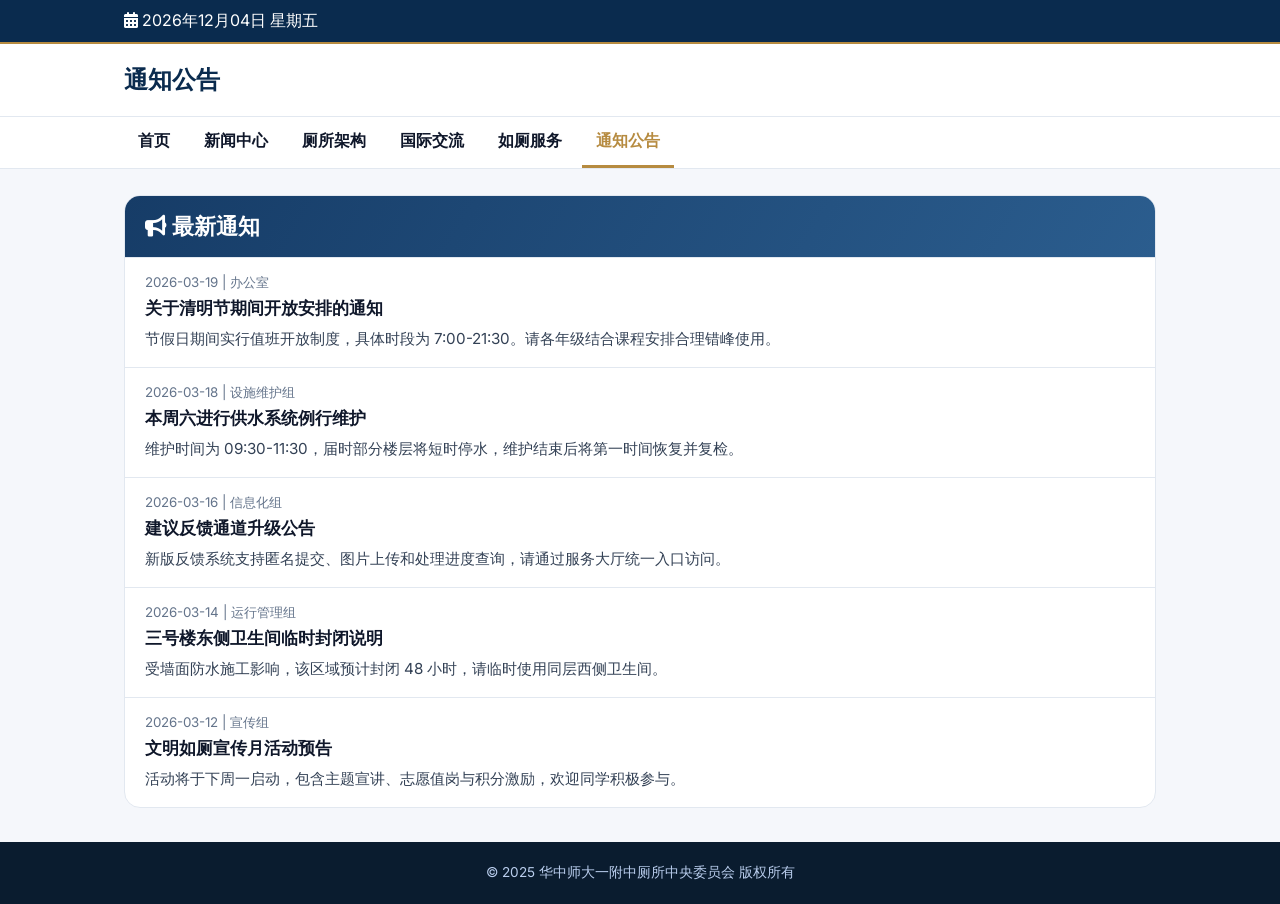
<file: notices.html>
<!DOCTYPE html>
<html lang="zh-CN">
<head>
    <meta charset="UTF-8">
    <meta name="viewport" content="width=device-width, initial-scale=1.0">
    <title>通知公告 - 华师一附中厕所中央委员会</title>
    <link rel="stylesheet" href="https://cdnjs.cloudflare.com/ajax/libs/font-awesome/6.0.0-beta3/css/all.min.css">
    <link href="https://fonts.googleapis.com/css2?family=Inter:opsz,wght@14..32,300;14..32,400;14..32,500;14..32,600;14..32,700&display=swap" rel="stylesheet">
    <link rel="stylesheet" href="page-transition.css">
    <style>
        :root { --primary-dark:#0a2b4e; --primary-accent:#b68b40; --border-light:#e2e8f0; --bg:#f5f7fb; --footer-bg:#0a1c2f; }
        * { margin:0; padding:0; box-sizing:border-box; }
        body { font-family:'Inter','Microsoft YaHei','Segoe UI',sans-serif; background:var(--bg); color:#0f172a; }
        a { text-decoration:none; color:inherit; }
        .container { max-width:1080px; margin:0 auto; padding:0 24px; }
        .top-bar { background:var(--primary-dark); color:#fff; padding:10px 0; border-bottom:2px solid var(--primary-accent); }
        .header { background:#fff; padding:20px 0; border-bottom:1px solid var(--border-light); }
        .title { font-size:1.5rem; color:var(--primary-dark); font-weight:700; }
        .nav { background:#fff; border-bottom:1px solid var(--border-light); }
        .nav ul { list-style:none; display:flex; flex-wrap:wrap; gap:6px; }
        .nav a { display:inline-block; padding:13px 14px; border-bottom:3px solid transparent; font-weight:600; }
        .nav .active a, .nav a:hover { color:var(--primary-accent); border-bottom-color:var(--primary-accent); }
        .panel { margin:26px 0 34px; background:#fff; border:1px solid var(--border-light); border-radius:16px; overflow:hidden; }
        .panel-head { background:linear-gradient(120deg, #163c67, #2b5d8e); color:#fff; padding:16px 20px; }
        .panel-head h2 { font-size:1.35rem; }
        .notice { padding:16px 20px; border-top:1px solid var(--border-light); }
        .notice small { color:#64748b; display:block; margin-bottom:5px; }
        .notice h3 { font-size:1.06rem; margin-bottom:6px; }
        .notice p { color:#334155; font-size:0.95rem; line-height:1.65; }
        .footer { background:var(--footer-bg); color:#b9cded; text-align:center; padding:22px 10px; font-size:0.85rem; }
    </style>
</head>
<body>
<div class="top-bar"><div class="container"><span class="today"><i class="fas fa-calendar-alt"></i> 2026年03月20日 星期五</span></div></div>
<header class="header"><div class="container"><div class="title">通知公告</div></div></header>
<nav class="nav"><div class="container"><ul>
    <li><a href="index.html">首页</a></li>
    <li><a href="news.html">新闻中心</a></li>
    <li><a href="architecture.html">厕所架构</a></li>
    <li><a href="exchange.html">国际交流</a></li>
    <li><a href="services.html">如厕服务</a></li>
    <li class="active"><a href="notices.html">通知公告</a></li>
</ul></div></nav>
<main class="container">
    <section class="panel">
        <div class="panel-head"><h2><i class="fas fa-bullhorn"></i> 最新通知</h2></div>
        <article class="notice" id="notice1"><small>2026-03-19 | 办公室</small><h3>关于清明节期间开放安排的通知</h3><p>节假日期间实行值班开放制度，具体时段为 7:00-21:30。请各年级结合课程安排合理错峰使用。</p></article>
        <article class="notice" id="notice2"><small>2026-03-18 | 设施维护组</small><h3>本周六进行供水系统例行维护</h3><p>维护时间为 09:30-11:30，届时部分楼层将短时停水，维护结束后将第一时间恢复并复检。</p></article>
        <article class="notice" id="notice3"><small>2026-03-16 | 信息化组</small><h3>建议反馈通道升级公告</h3><p>新版反馈系统支持匿名提交、图片上传和处理进度查询，请通过服务大厅统一入口访问。</p></article>
        <article class="notice" id="notice4"><small>2026-03-14 | 运行管理组</small><h3>三号楼东侧卫生间临时封闭说明</h3><p>受墙面防水施工影响，该区域预计封闭 48 小时，请临时使用同层西侧卫生间。</p></article>
        <article class="notice" id="notice5"><small>2026-03-12 | 宣传组</small><h3>文明如厕宣传月活动预告</h3><p>活动将于下周一启动，包含主题宣讲、志愿值岗与积分激励，欢迎同学积极参与。</p></article>
    </section>
</main>
<footer class="footer">© 2025 华中师大一附中厕所中央委员会 版权所有</footer>
<script>
(function updateDate() {
    const dateElem = document.querySelector('.today');
    const now = new Date();
    const weekdays = ['星期日','星期一','星期二','星期三','星期四','星期五','星期六'];
    dateElem.innerHTML = `<i class="fas fa-calendar-alt"></i> ${now.getFullYear()}年${String(now.getMonth()+1).padStart(2,'0')}月${String(now.getDate()).padStart(2,'0')}日 ${weekdays[now.getDay()]}`;
})();
</script>
<script defer src="page-transition.js"></script>
</body>
</html>
</file>
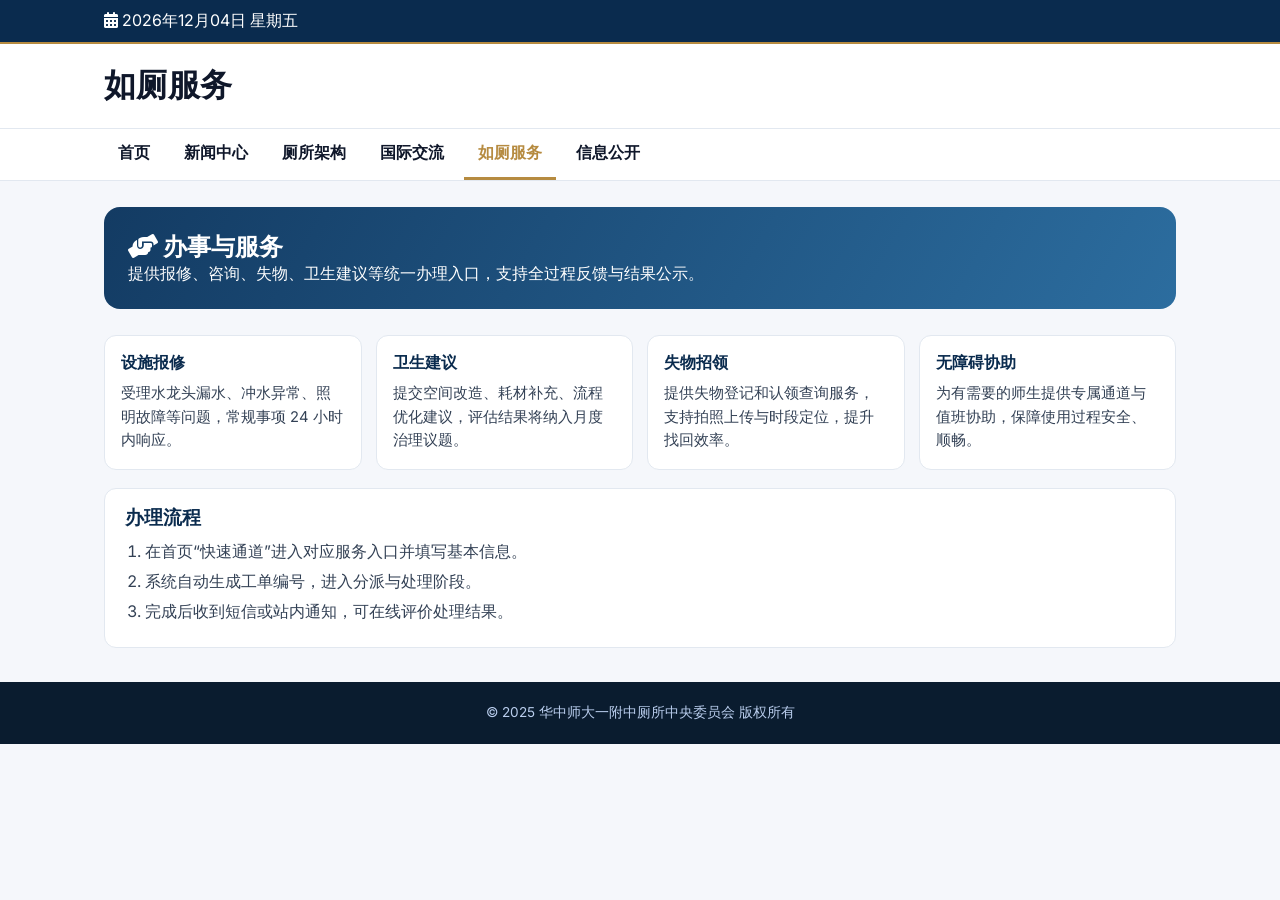
<file: services.html>
<!DOCTYPE html>
<html lang="zh-CN">
<head>
<meta charset="UTF-8"><meta name="viewport" content="width=device-width, initial-scale=1.0">
<title>如厕服务 - 华师一附中厕所中央委员会</title>
<link rel="stylesheet" href="https://cdnjs.cloudflare.com/ajax/libs/font-awesome/6.0.0-beta3/css/all.min.css">
<link href="https://fonts.googleapis.com/css2?family=Inter:opsz,wght@14..32,300;14..32,400;14..32,500;14..32,600;14..32,700&display=swap" rel="stylesheet">
<link rel="stylesheet" href="page-transition.css">
<style>
:root{--d:#0a2b4e;--a:#b68b40;--b:#e2e8f0;--bg:#f5f7fb;--f:#0a1c2f;}*{margin:0;padding:0;box-sizing:border-box;}body{font-family:'Inter','Microsoft YaHei',sans-serif;background:var(--bg);color:#0f172a;}a{text-decoration:none;color:inherit;}.container{max-width:1120px;margin:0 auto;padding:0 24px;}.top{background:var(--d);color:#fff;padding:10px 0;border-bottom:2px solid var(--a);} .head,.nav{background:#fff;border-bottom:1px solid var(--b);} .head{padding:20px 0;} .nav ul{list-style:none;display:flex;flex-wrap:wrap;gap:6px;} .nav a{display:inline-block;padding:13px 14px;border-bottom:3px solid transparent;font-weight:600;} .nav .active a,.nav a:hover{color:var(--a);border-bottom-color:var(--a);} .hero{margin:26px 0;background:linear-gradient(120deg,#133b63,#2c6d9f);color:#fff;border-radius:16px;padding:24px;} .cards{display:grid;grid-template-columns:repeat(auto-fit,minmax(240px,1fr));gap:14px;margin:0 0 18px;} .card{background:#fff;border:1px solid var(--b);border-radius:12px;padding:16px;} .card h3{font-size:1.02rem;color:var(--d);margin-bottom:8px;} .card p{font-size:.92rem;color:#334155;line-height:1.6;} .steps{background:#fff;border:1px solid var(--b);border-radius:12px;padding:16px 20px;margin-bottom:34px;} .steps ol{padding-left:20px;} .steps li{margin:8px 0;color:#334155;} .footer{background:var(--f);color:#b9cded;text-align:center;padding:22px 8px;font-size:.85rem;}
</style>
</head>
<body>
<div class="top"><div class="container"><span class="today"><i class="fas fa-calendar-alt"></i> 2026年03月20日 星期五</span></div></div>
<header class="head"><div class="container"><h1>如厕服务</h1></div></header>
<nav class="nav"><div class="container"><ul><li><a href="index.html">首页</a></li><li><a href="news.html">新闻中心</a></li><li><a href="architecture.html">厕所架构</a></li><li><a href="exchange.html">国际交流</a></li><li class="active"><a href="services.html">如厕服务</a></li><li><a href="disclosure.html">信息公开</a></li></ul></div></nav>
<main class="container">
<section class="hero"><h2><i class="fas fa-hands-helping"></i> 办事与服务</h2><p>提供报修、咨询、失物、卫生建议等统一办理入口，支持全过程反馈与结果公示。</p></section>
<section class="cards">
<article class="card"><h3>设施报修</h3><p>受理水龙头漏水、冲水异常、照明故障等问题，常规事项 24 小时内响应。</p></article>
<article class="card"><h3>卫生建议</h3><p>提交空间改造、耗材补充、流程优化建议，评估结果将纳入月度治理议题。</p></article>
<article class="card"><h3>失物招领</h3><p>提供失物登记和认领查询服务，支持拍照上传与时段定位，提升找回效率。</p></article>
<article class="card"><h3>无障碍协助</h3><p>为有需要的师生提供专属通道与值班协助，保障使用过程安全、顺畅。</p></article>
</section>
<section class="steps">
<h3 style="margin-bottom:10px;color:#0a2b4e;">办理流程</h3>
<ol>
<li>在首页“快速通道”进入对应服务入口并填写基本信息。</li>
<li>系统自动生成工单编号，进入分派与处理阶段。</li>
<li>完成后收到短信或站内通知，可在线评价处理结果。</li>
</ol>
</section>
</main>
<footer class="footer">© 2025 华中师大一附中厕所中央委员会 版权所有</footer>
<script>(function(){const e=document.querySelector('.today');const n=new Date();const w=['星期日','星期一','星期二','星期三','星期四','星期五','星期六'];e.innerHTML=`<i class="fas fa-calendar-alt"></i> ${n.getFullYear()}年${String(n.getMonth()+1).padStart(2,'0')}月${String(n.getDate()).padStart(2,'0')}日 ${w[n.getDay()]}`;})();</script>
<script defer src="page-transition.js"></script>
</body>
</html>
</file>
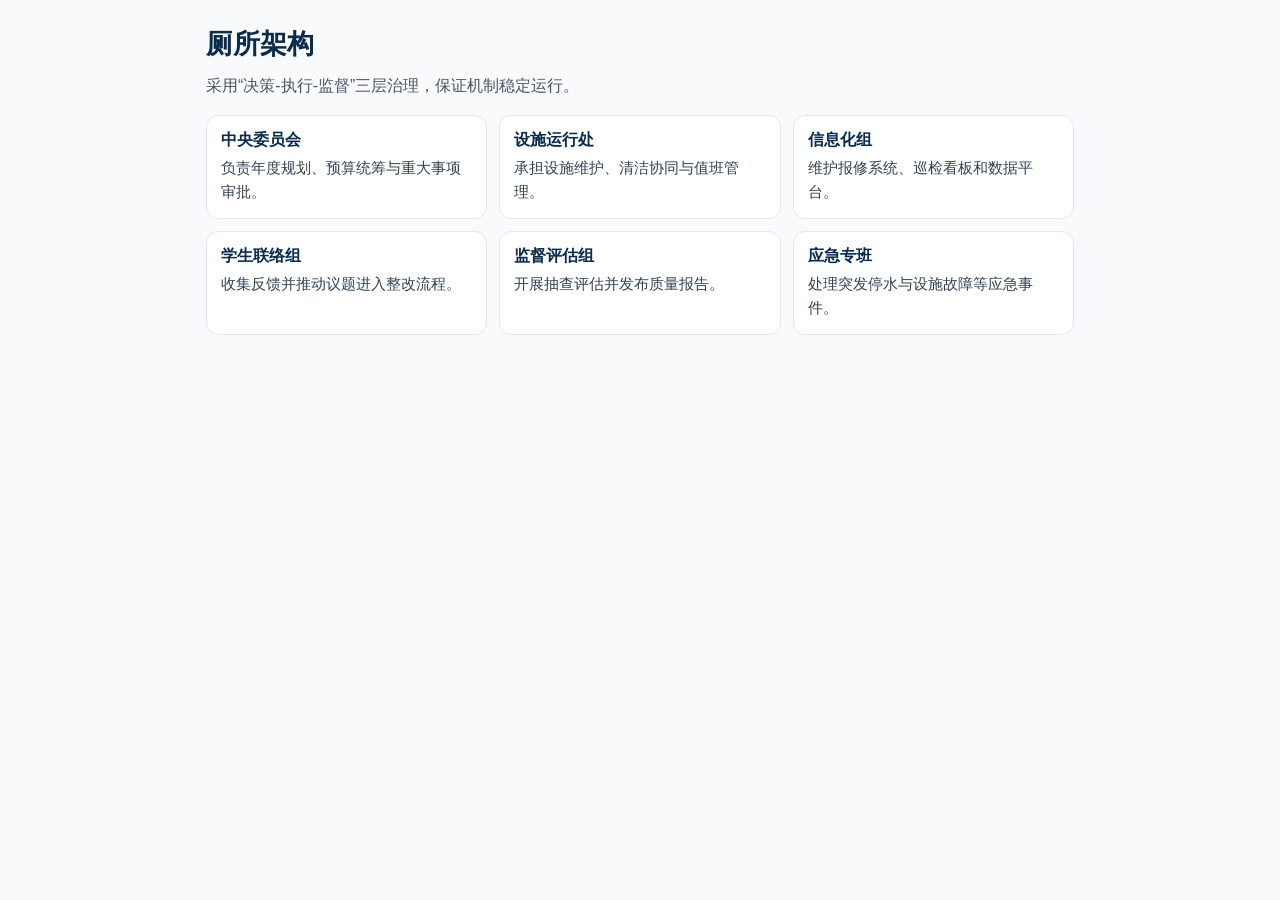
<file: panels/architecture-panel.html>
<!DOCTYPE html>
<html lang="zh-CN">
<head>
<meta charset="UTF-8"><meta name="viewport" content="width=device-width, initial-scale=1.0"><title>厕所架构内容</title>
<style>*{margin:0;padding:0;box-sizing:border-box;}body{font-family:'Inter','Microsoft YaHei','Segoe UI',sans-serif;background:#f8fafc;color:#0f172a;padding:26px;max-width:920px;margin:0 auto;}h2{font-size:1.7rem;color:#0a2b4e;margin-bottom:14px;}p.lead{color:#475569;margin-bottom:18px;}.grid{display:grid;grid-template-columns:repeat(auto-fit,minmax(220px,1fr));gap:12px;}.card{background:#fff;border:1px solid #e2e8f0;border-radius:12px;padding:14px;}h3{font-size:1rem;color:#0a2b4e;margin-bottom:6px;}.card p{font-size:.92rem;color:#334155;line-height:1.6;}</style>
</head>
<body>
<h2>厕所架构</h2>
<p class="lead">采用“决策-执行-监督”三层治理，保证机制稳定运行。</p>
<div class="grid">
<div class="card"><h3>中央委员会</h3><p>负责年度规划、预算统筹与重大事项审批。</p></div>
<div class="card"><h3>设施运行处</h3><p>承担设施维护、清洁协同与值班管理。</p></div>
<div class="card"><h3>信息化组</h3><p>维护报修系统、巡检看板和数据平台。</p></div>
<div class="card"><h3>学生联络组</h3><p>收集反馈并推动议题进入整改流程。</p></div>
<div class="card"><h3>监督评估组</h3><p>开展抽查评估并发布质量报告。</p></div>
<div class="card"><h3>应急专班</h3><p>处理突发停水与设施故障等应急事件。</p></div>
</div>
</body>
</html>
</file>
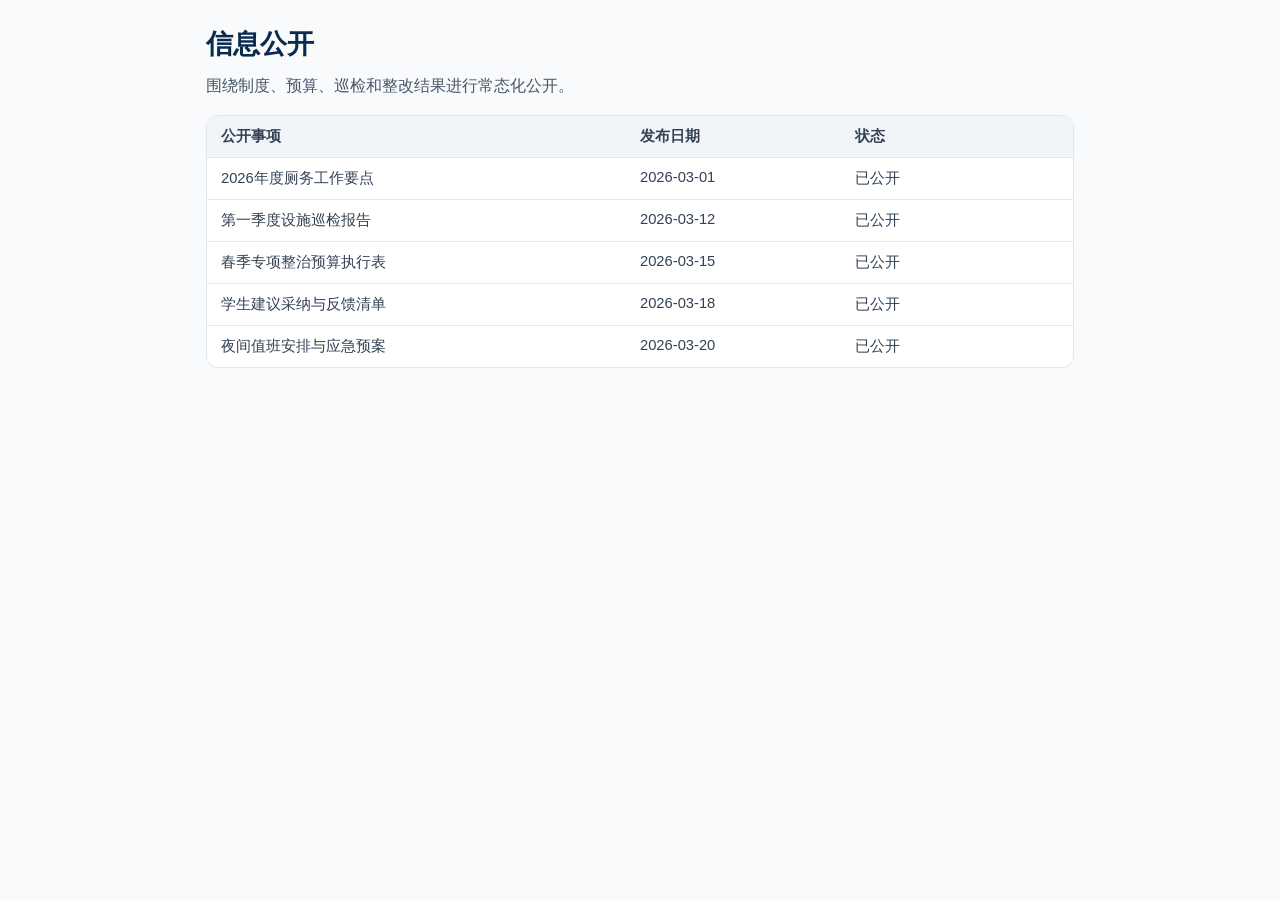
<file: panels/disclosure-panel.html>
<!DOCTYPE html>
<html lang="zh-CN">
<head>
<meta charset="UTF-8"><meta name="viewport" content="width=device-width, initial-scale=1.0"><title>信息公开内容</title>
<style>*{margin:0;padding:0;box-sizing:border-box;}body{font-family:'Inter','Microsoft YaHei','Segoe UI',sans-serif;background:#f8fafc;color:#0f172a;padding:26px;max-width:920px;margin:0 auto;}h2{font-size:1.7rem;color:#0a2b4e;margin-bottom:14px;}p.lead{color:#475569;margin-bottom:18px;}.table{background:#fff;border:1px solid #e2e8f0;border-radius:12px;overflow:hidden;}.row{display:grid;grid-template-columns:2fr 1fr 1fr;gap:10px;padding:11px 14px;border-top:1px solid #e2e8f0;}.row:first-child{background:#f1f5f9;border-top:0;font-weight:600;color:#0a2b4e;}.row span{font-size:.92rem;color:#334155;}@media(max-width:700px){.row{grid-template-columns:1fr;}}</style>
</head>
<body>
<h2>信息公开</h2>
<p class="lead">围绕制度、预算、巡检和整改结果进行常态化公开。</p>
<div class="table">
<div class="row"><span>公开事项</span><span>发布日期</span><span>状态</span></div>
<div class="row"><span>2026年度厕务工作要点</span><span>2026-03-01</span><span>已公开</span></div>
<div class="row"><span>第一季度设施巡检报告</span><span>2026-03-12</span><span>已公开</span></div>
<div class="row"><span>春季专项整治预算执行表</span><span>2026-03-15</span><span>已公开</span></div>
<div class="row"><span>学生建议采纳与反馈清单</span><span>2026-03-18</span><span>已公开</span></div>
<div class="row"><span>夜间值班安排与应急预案</span><span>2026-03-20</span><span>已公开</span></div>
</div>
</body>
</html>
</file>
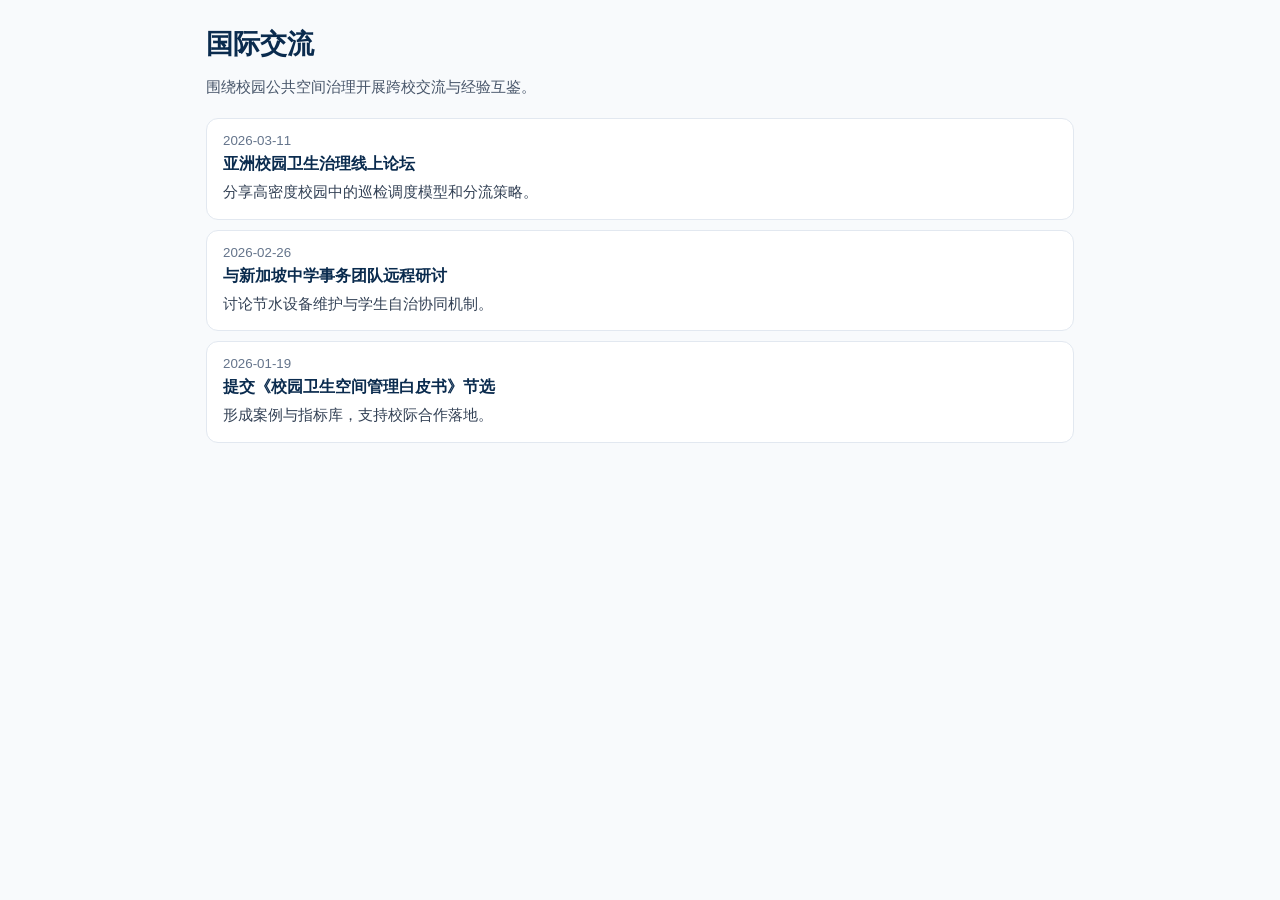
<file: panels/exchange-panel.html>
<!DOCTYPE html>
<html lang="zh-CN">
<head>
<meta charset="UTF-8"><meta name="viewport" content="width=device-width, initial-scale=1.0"><title>国际交流内容</title>
<style>*{margin:0;padding:0;box-sizing:border-box;}body{font-family:'Inter','Microsoft YaHei','Segoe UI',sans-serif;background:#f8fafc;color:#0f172a;padding:26px;max-width:920px;margin:0 auto;}h2{font-size:1.7rem;color:#0a2b4e;margin-bottom:14px;}p.lead{color:#475569;margin-bottom:18px;}article{background:#fff;border:1px solid #e2e8f0;border-radius:12px;padding:14px 16px;margin-bottom:10px;}small{display:block;color:#64748b;margin-bottom:6px;}h3{font-size:1rem;margin-bottom:6px;color:#0a2b4e;}p{font-size:.93rem;color:#334155;line-height:1.6;}</style>
</head>
<body>
<h2>国际交流</h2>
<p class="lead">围绕校园公共空间治理开展跨校交流与经验互鉴。</p>
<article><small>2026-03-11</small><h3>亚洲校园卫生治理线上论坛</h3><p>分享高密度校园中的巡检调度模型和分流策略。</p></article>
<article><small>2026-02-26</small><h3>与新加坡中学事务团队远程研讨</h3><p>讨论节水设备维护与学生自治协同机制。</p></article>
<article><small>2026-01-19</small><h3>提交《校园卫生空间管理白皮书》节选</h3><p>形成案例与指标库，支持校际合作落地。</p></article>
</body>
</html>
</file>
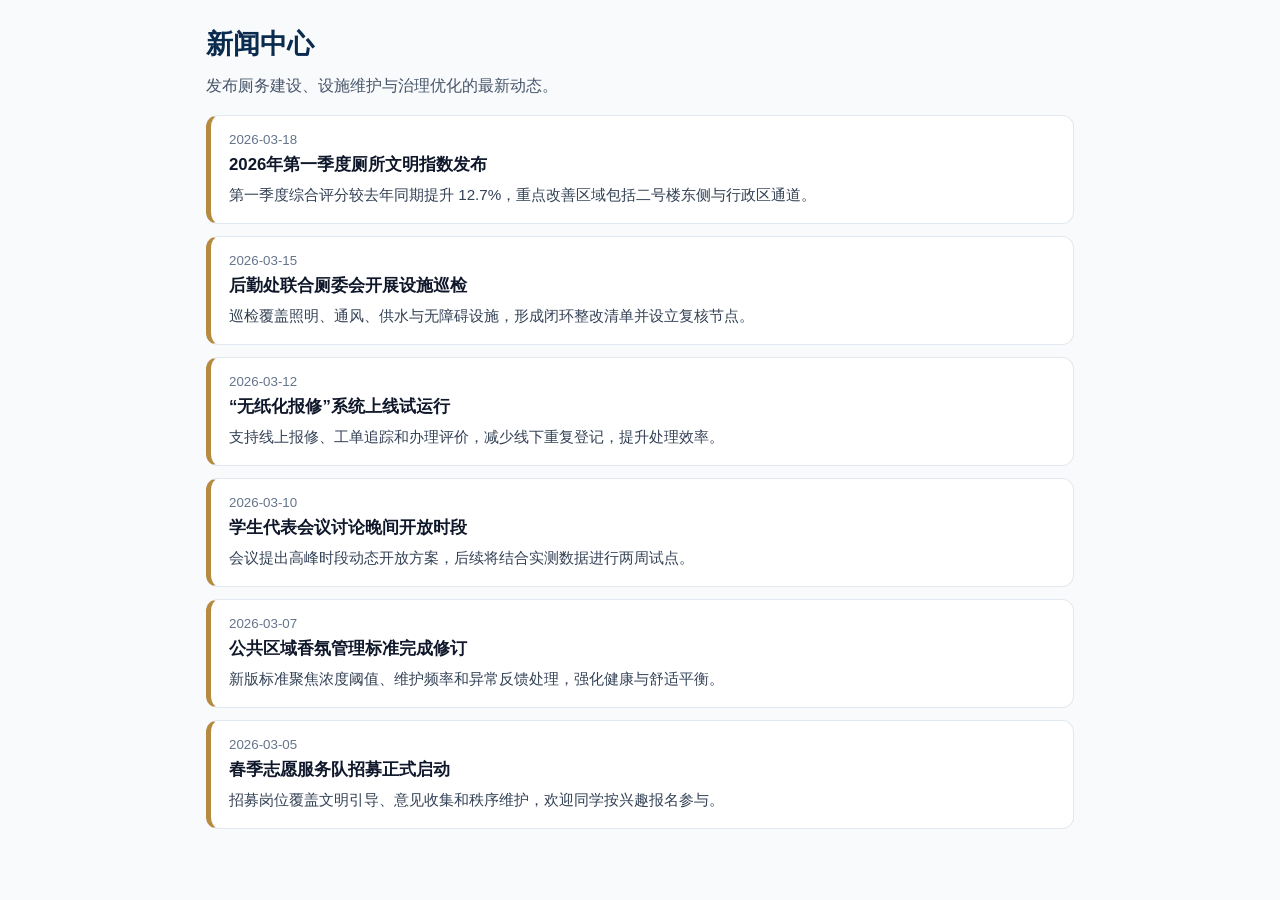
<file: panels/news-panel.html>
<!DOCTYPE html>
<html lang="zh-CN">
<head>
<meta charset="UTF-8">
<meta name="viewport" content="width=device-width, initial-scale=1.0">
<title>新闻中心内容</title>
<style>
*{margin:0;padding:0;box-sizing:border-box;}body{font-family:'Inter','Microsoft YaHei','Segoe UI',sans-serif;background:#f8fafc;color:#0f172a;padding:26px;max-width:920px;margin:0 auto;}h2{font-size:1.7rem;color:#0a2b4e;margin-bottom:14px;}p.lead{color:#475569;margin-bottom:18px;}article{background:#fff;border:1px solid #e2e8f0;border-left:5px solid #b68b40;border-radius:12px;padding:16px 18px;margin-bottom:12px;}article small{display:block;color:#64748b;margin-bottom:6px;}article h3{font-size:1.05rem;margin-bottom:6px;}article p{color:#334155;line-height:1.65;font-size:.95rem;}
</style>
</head>
<body>
<h2>新闻中心</h2>
<p class="lead">发布厕务建设、设施维护与治理优化的最新动态。</p>
<article id="n1"><small>2026-03-18</small><h3>2026年第一季度厕所文明指数发布</h3><p>第一季度综合评分较去年同期提升 12.7%，重点改善区域包括二号楼东侧与行政区通道。</p></article>
<article id="n2"><small>2026-03-15</small><h3>后勤处联合厕委会开展设施巡检</h3><p>巡检覆盖照明、通风、供水与无障碍设施，形成闭环整改清单并设立复核节点。</p></article>
<article id="n3"><small>2026-03-12</small><h3>“无纸化报修”系统上线试运行</h3><p>支持线上报修、工单追踪和办理评价，减少线下重复登记，提升处理效率。</p></article>
<article id="n4"><small>2026-03-10</small><h3>学生代表会议讨论晚间开放时段</h3><p>会议提出高峰时段动态开放方案，后续将结合实测数据进行两周试点。</p></article>
<article id="n5"><small>2026-03-07</small><h3>公共区域香氛管理标准完成修订</h3><p>新版标准聚焦浓度阈值、维护频率和异常反馈处理，强化健康与舒适平衡。</p></article>
<article id="n6"><small>2026-03-05</small><h3>春季志愿服务队招募正式启动</h3><p>招募岗位覆盖文明引导、意见收集和秩序维护，欢迎同学按兴趣报名参与。</p></article>
</body>
</html>
</file>
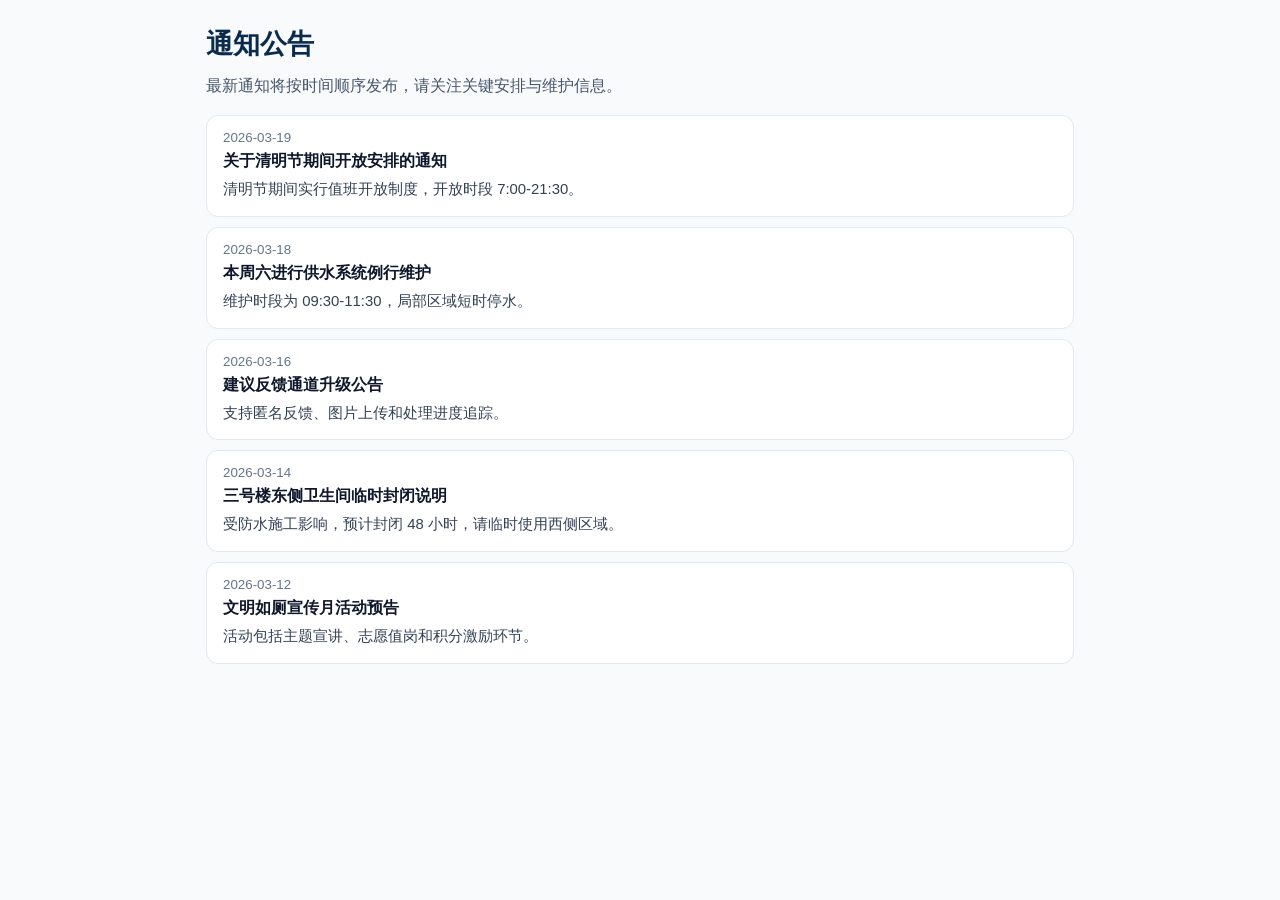
<file: panels/notices-panel.html>
<!DOCTYPE html>
<html lang="zh-CN">
<head>
<meta charset="UTF-8"><meta name="viewport" content="width=device-width, initial-scale=1.0"><title>通知公告内容</title>
<style>*{margin:0;padding:0;box-sizing:border-box;}body{font-family:'Inter','Microsoft YaHei','Segoe UI',sans-serif;background:#f8fafc;color:#0f172a;padding:26px;max-width:920px;margin:0 auto;}h2{font-size:1.7rem;color:#0a2b4e;margin-bottom:14px;}p.lead{color:#475569;margin-bottom:18px;}article{background:#fff;border:1px solid #e2e8f0;border-radius:12px;padding:14px 16px;margin-bottom:10px;}article small{display:block;color:#64748b;margin-bottom:6px;}article h3{font-size:1rem;margin-bottom:6px;}article p{color:#334155;line-height:1.6;font-size:.93rem;}</style>
</head>
<body>
<h2>通知公告</h2>
<p class="lead">最新通知将按时间顺序发布，请关注关键安排与维护信息。</p>
<article id="notice1"><small>2026-03-19</small><h3>关于清明节期间开放安排的通知</h3><p>清明节期间实行值班开放制度，开放时段 7:00-21:30。</p></article>
<article id="notice2"><small>2026-03-18</small><h3>本周六进行供水系统例行维护</h3><p>维护时段为 09:30-11:30，局部区域短时停水。</p></article>
<article id="notice3"><small>2026-03-16</small><h3>建议反馈通道升级公告</h3><p>支持匿名反馈、图片上传和处理进度追踪。</p></article>
<article id="notice4"><small>2026-03-14</small><h3>三号楼东侧卫生间临时封闭说明</h3><p>受防水施工影响，预计封闭 48 小时，请临时使用西侧区域。</p></article>
<article id="notice5"><small>2026-03-12</small><h3>文明如厕宣传月活动预告</h3><p>活动包括主题宣讲、志愿值岗和积分激励环节。</p></article>
</body>
</html>
</file>
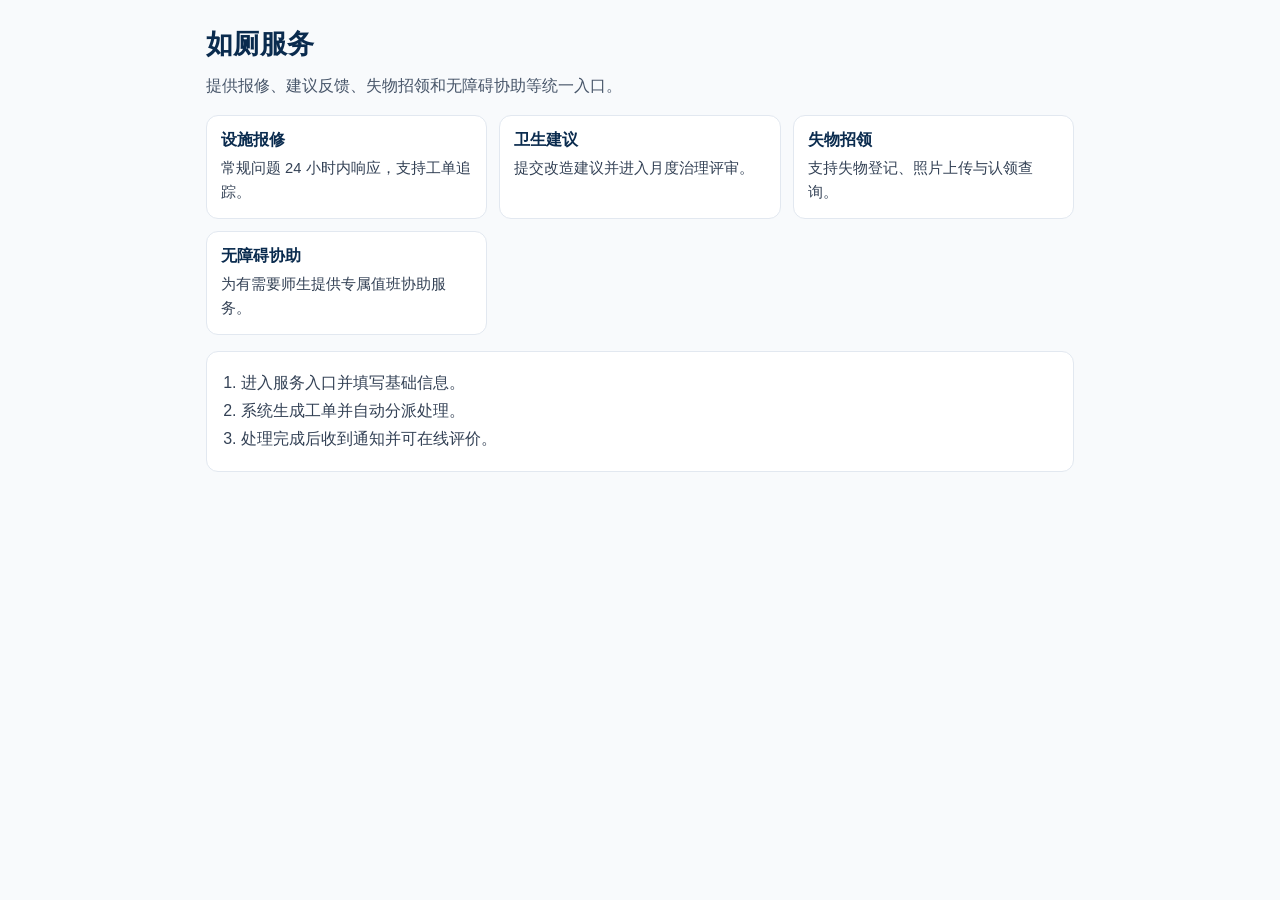
<file: panels/services-panel.html>
<!DOCTYPE html>
<html lang="zh-CN">
<head>
<meta charset="UTF-8"><meta name="viewport" content="width=device-width, initial-scale=1.0"><title>如厕服务内容</title>
<style>*{margin:0;padding:0;box-sizing:border-box;}body{font-family:'Inter','Microsoft YaHei','Segoe UI',sans-serif;background:#f8fafc;color:#0f172a;padding:26px;max-width:920px;margin:0 auto;}h2{font-size:1.7rem;color:#0a2b4e;margin-bottom:14px;}p.lead{color:#475569;margin-bottom:18px;}.grid{display:grid;grid-template-columns:repeat(auto-fit,minmax(220px,1fr));gap:12px;margin-bottom:16px;}.card{background:#fff;border:1px solid #e2e8f0;border-radius:12px;padding:14px;}.card h3{font-size:1rem;color:#0a2b4e;margin-bottom:6px;}.card p{font-size:.92rem;color:#334155;line-height:1.6;}ol{background:#fff;border:1px solid #e2e8f0;border-radius:12px;padding:14px 16px 14px 34px;}li{margin:7px 0;color:#334155;}</style>
</head>
<body>
<h2>如厕服务</h2>
<p class="lead">提供报修、建议反馈、失物招领和无障碍协助等统一入口。</p>
<div class="grid">
<div class="card"><h3>设施报修</h3><p>常规问题 24 小时内响应，支持工单追踪。</p></div>
<div class="card"><h3>卫生建议</h3><p>提交改造建议并进入月度治理评审。</p></div>
<div class="card"><h3>失物招领</h3><p>支持失物登记、照片上传与认领查询。</p></div>
<div class="card"><h3>无障碍协助</h3><p>为有需要师生提供专属值班协助服务。</p></div>
</div>
<ol>
<li>进入服务入口并填写基础信息。</li>
<li>系统生成工单并自动分派处理。</li>
<li>处理完成后收到通知并可在线评价。</li>
</ol>
</body>
</html>
</file>
<file: page-transition.css>
/* Global page transition for internal navigation */
html {
    background: #f5f7fb;
}

body {
    opacity: 0;
    transform: translateY(8px);
    transition: opacity 0.28s ease, transform 0.28s ease;
}

body.page-ready {
    opacity: 1;
    transform: translateY(0);
}

body.page-leaving {
    opacity: 0;
    transform: translateY(-6px);
    pointer-events: none;
}

@media (prefers-reduced-motion: reduce) {
    body,
    body.page-ready,
    body.page-leaving {
        opacity: 1;
        transform: none;
        transition: none;
    }
}
</file>
